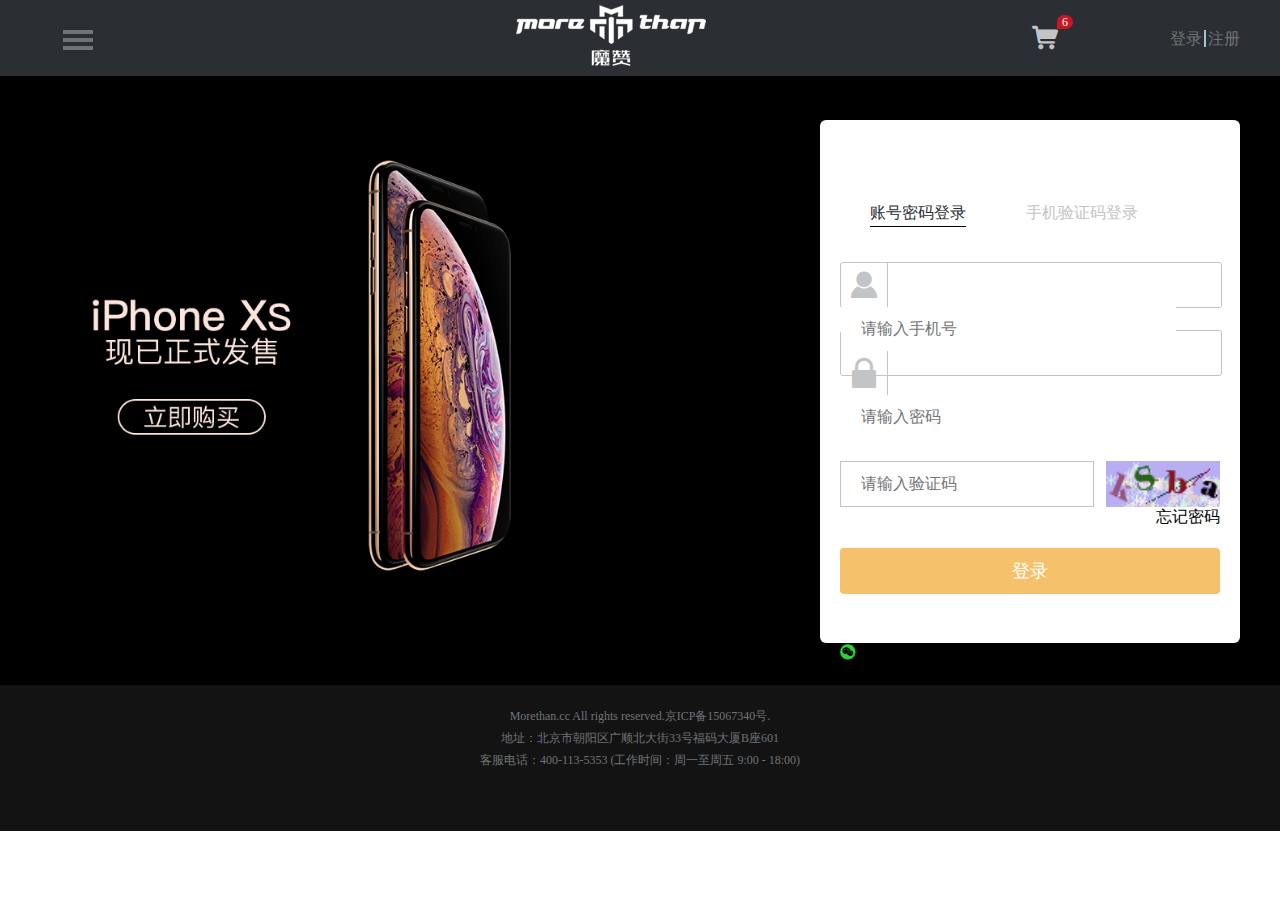
<file: index.html>
<!DOCTYPE html>
<html lang="en">
<head>
    <meta charset="UTF-8">
    <meta name="viewport" content="width=device-width, initial-scale=1.0">
    <title>登录_魔赞商城</title>
</head>
<link rel="stylesheet" href="./css/index.css">
<link rel="stylesheet" href="./css/index-icon.css">
<link rel="stylesheet" href="./css/head.css">
<link rel="stylesheet" href="./css/clearfix.css">
<body>
    <div class="warp">
        <header>
            <div class="header-inner">
                <div class="header-top clearfix">
                    <div class="opener">
                        <span class="opener-top"></span>
                        <span class="opener-mid"></span>
                        <span class="opener-down"></span>
                    </div>
                    <a href="#"class="logo">魔赞</a>
                    <div class="shop iconfont icon-gouwuche"><span>6</span></div>
                    <div class="denglu">
                        <a href="#">登录</a><a href="#">注册</a>
                    </div>
                </div> 
                <div class="mynav">
                    <div class="mynav-inner">
                        <span>分类</span>
                        <ul class="clearfix">
                            <li><a href="#">iPhone</a></li>
                            <li><a href="#">iPad</a></li>
                            <li><a href="#">Apple Watch</a></li>
                            <li><a href="#">Mac</a></li>
                            <li><a href="#">Beats</a></li>
                            <li><a href="#">Apple 配件</a></li>
                        </ul>
                    </div>
                </div>  
            </div>
            <div class="erorr">
                <span> 请正确输入手机号码</span>
               
            </div>
            <div class="bannder">
                
                <div class="bannder-inner clearfix">
                    <div class="main-left">
                        <img src="./images/loginpic.png" alt="">
                    </div>
                <div class="main-right">
                    <div class="enter clearfix">
                        <div class="zhanghao">账号密码登录</div>
                        <div class="shouji">手机验证码登录</div>
                    </div>
                    <div class="zhanghao-inner">
                        <div class="username clearfix">
                            <span class="iconfont icon-user"></span>
                            <input class="phonenumber" type="text" placeholder="请输入手机号">
                        </div>
                        <div class="password clearfix">
                            <span class="iconfont icon-suozi"></span>
                            <input class="password" type="password" placeholder="请输入密码">
                        </div>
                        <div class="yanzhenma clearfix">
                            <input class="pass" type="text" placeholder="请输入验证码">
                            <img src="./images/yzm.png" alt="">
                        </div>
                        <p class="forget clearfix"><a href="#">忘记密码</a></p>
                        <div class="click1"><a href="#">登录</a></div>
                        <div class="other clearfix">
                            <a href="#" class="weixin">
                                <span class="iconfont icon-weixin"></span>
                                <span >微信登陆</span> </a>
                                <a href="#" class=" zhuce"><span>注册</span></a>
                        </div>
                        
                    </div>
                    <div class="shouji-inner">
                      <div class="tupian">
                          <input class="pass1" type="text" name="" id="" placeholder="请输入图片验证码">
                          <img src="./images/yzm.png" alt="">
                      </div>
                      <div class="phone clearfix">
                          <div class="phone-inner clearfix">
                              <span class="iconfont icon-user"></span>
                              <input class="phonenumber1" type="text" placeholder="请输入手机号码"></div>
                          <a class="huoqu" href="#">获取验证码</a>
                      </div>
                      <div class="message">
                          <input class="message-yanzheng" type="text" placeholder="请输入短信验证码">
                      </div> 
                      <p class="forget clearfix"><a href="#">忘记密码</a></p>
                      <div class="click2"><a href="#">登录</a></div>
                      <div class="other clearfix">
                          <a href="#" class="weixin">
                              <span class="iconfont icon-weixin"></span>
                              <span >微信登陆</span> </a>
                              <a href="#" class=" zhuce"><span>注册</span></a>
                      </div> 
                    </div>
                   
                </div>
                </div>
                
            </div>
        </header>
        <footer>
            <div class="footer-inner">
                <p>Morethan.cc All rights reserved.京ICP备15067340号.</br>
                    地址：北京市朝阳区广顺北大街33号福码大厦B座601</br>
                    客服电话：400-113-5353 (工作时间：周一至周五 9:00 - 18:00)</p>
            </div>
        </footer>
            
        
    </div>
<script src="./js/jquery-3.4.1.min.js"></script>
<script src="./js/header.js"></script>
<script src="./js/index.js"></script>
<script>
    
</script>
</body>

</html>
</file>
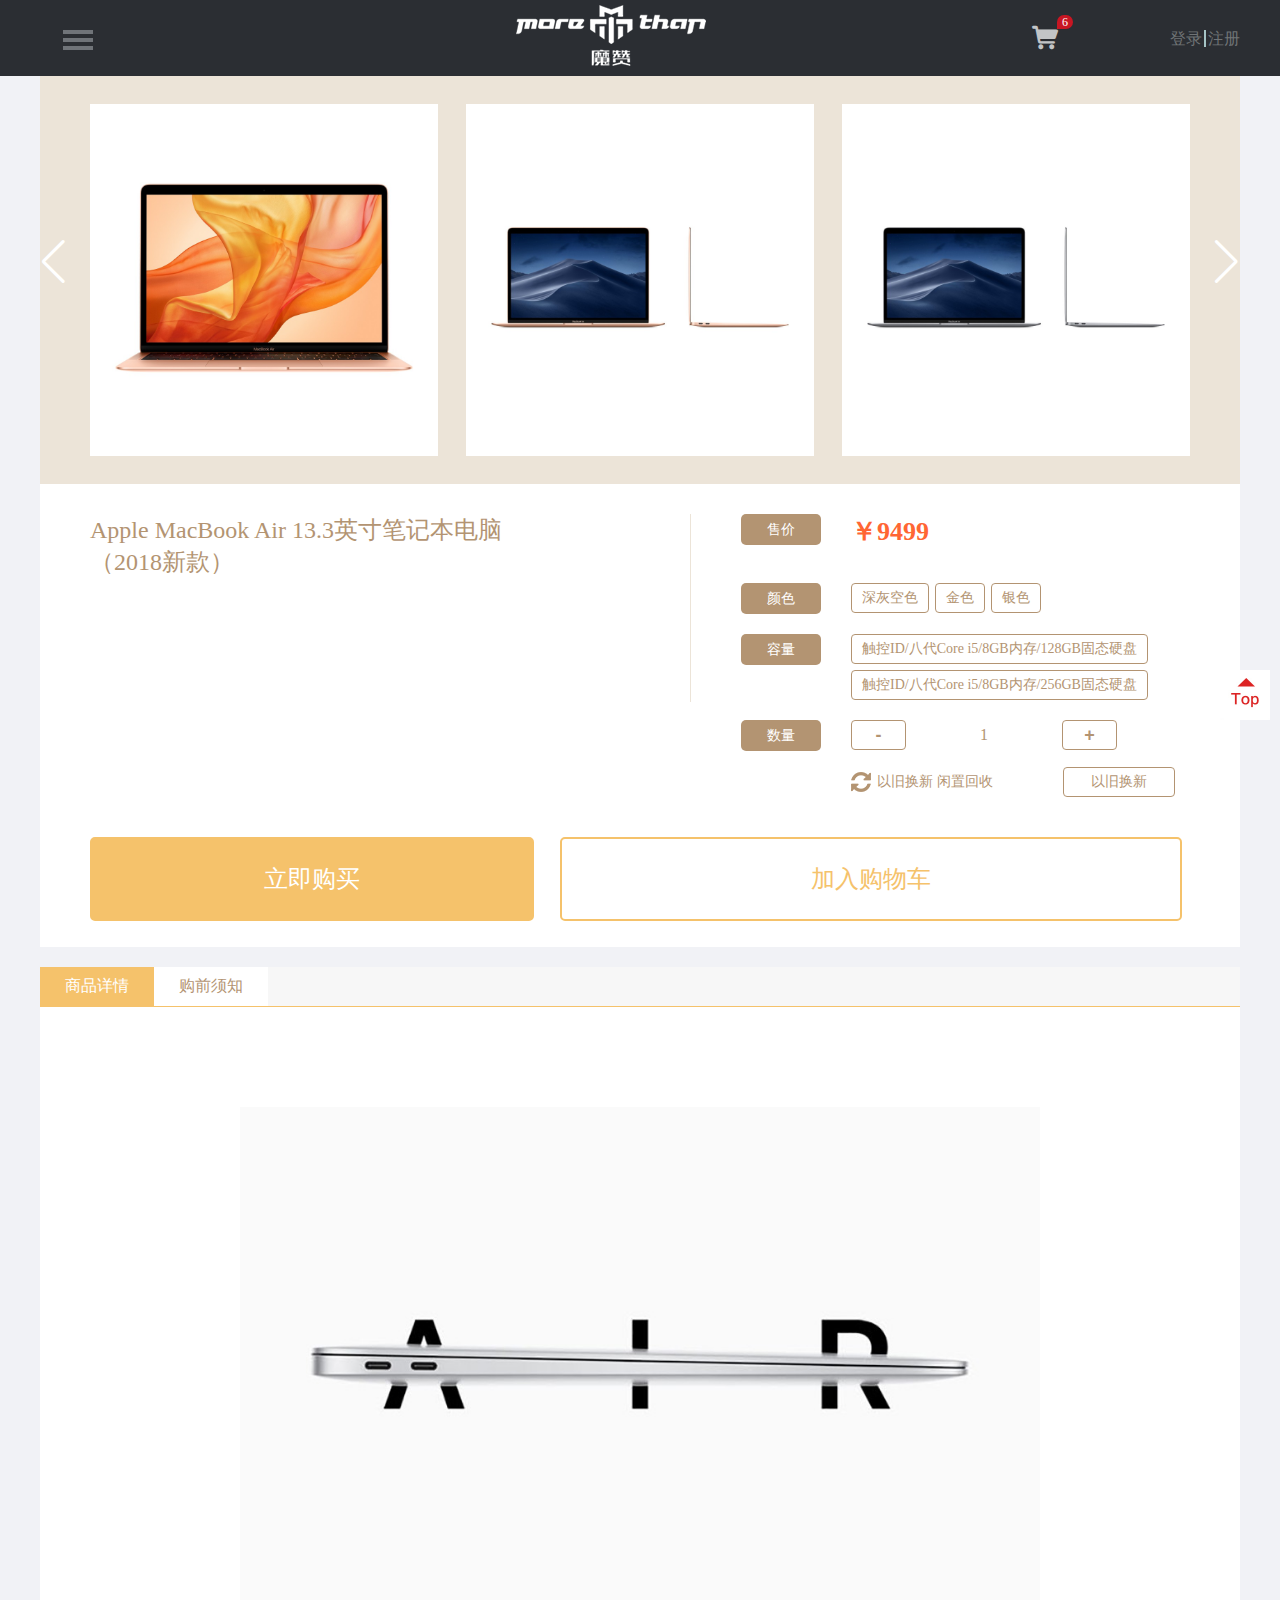
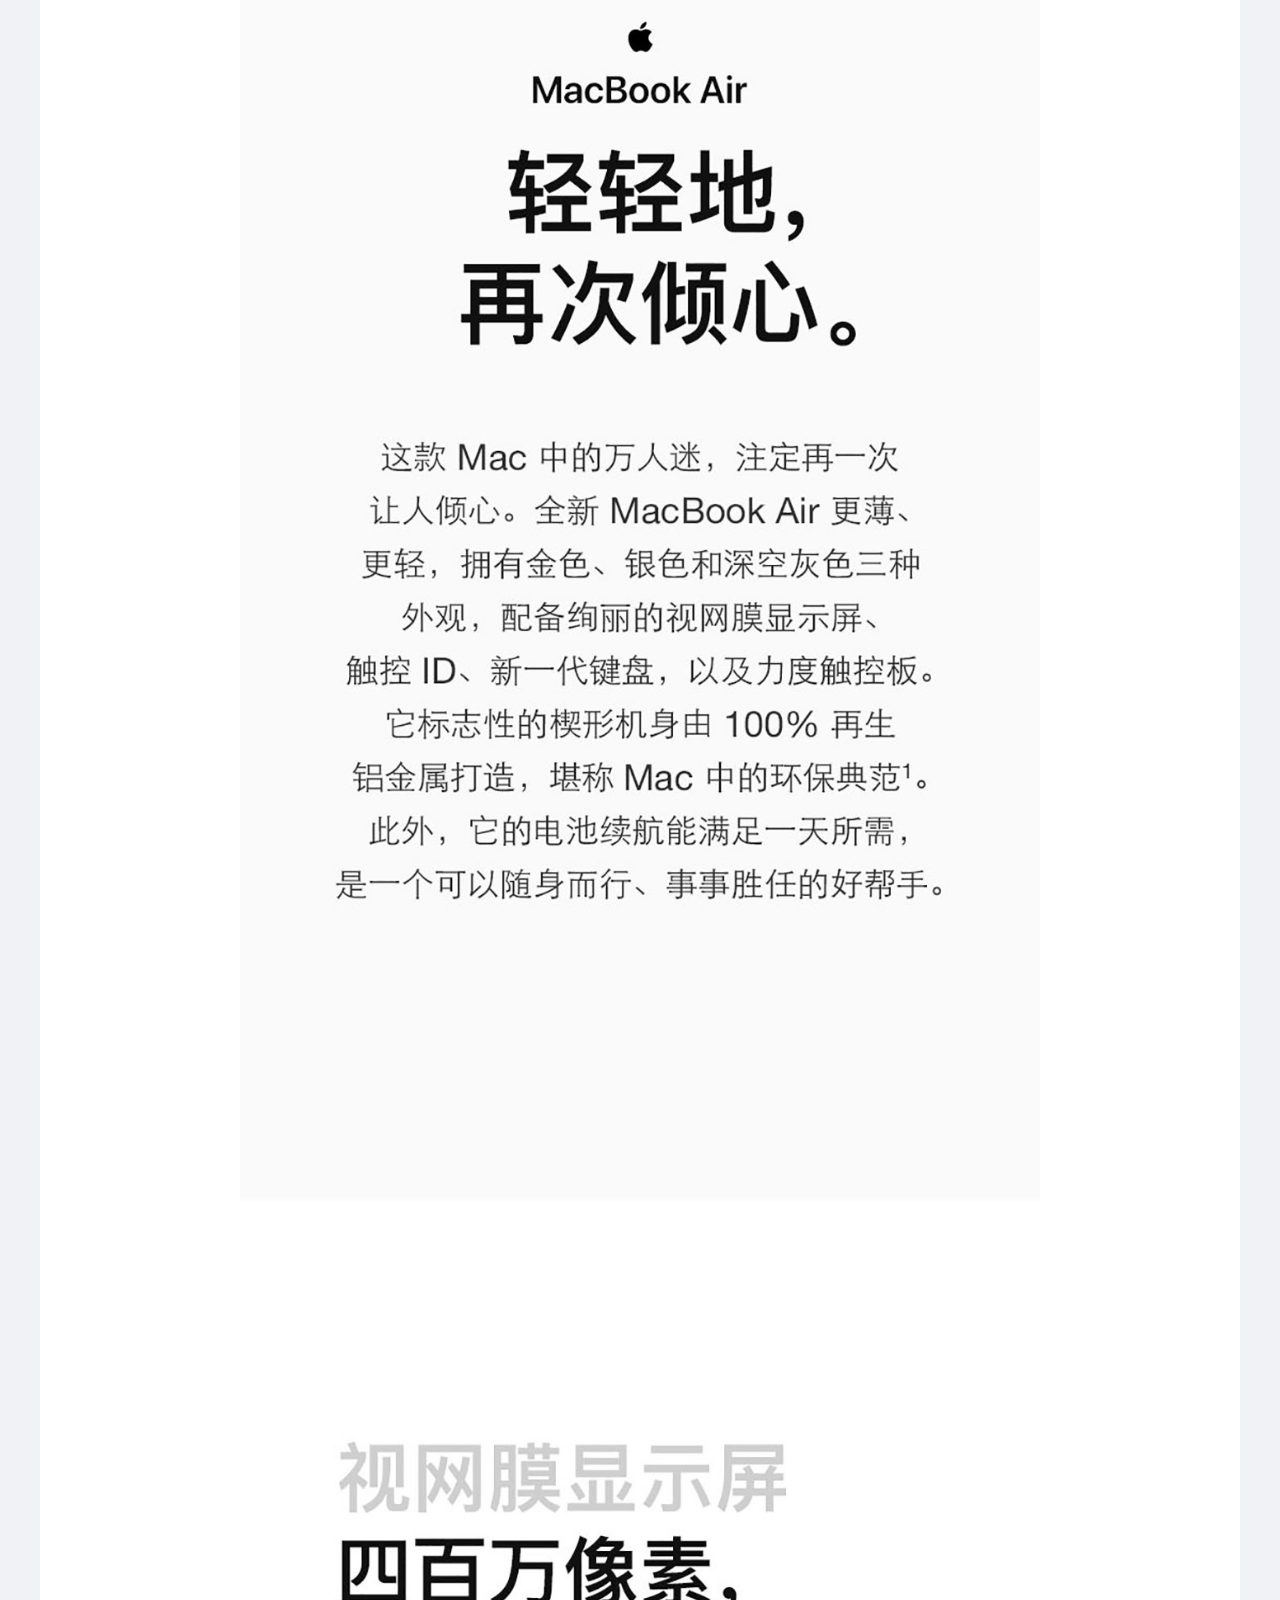
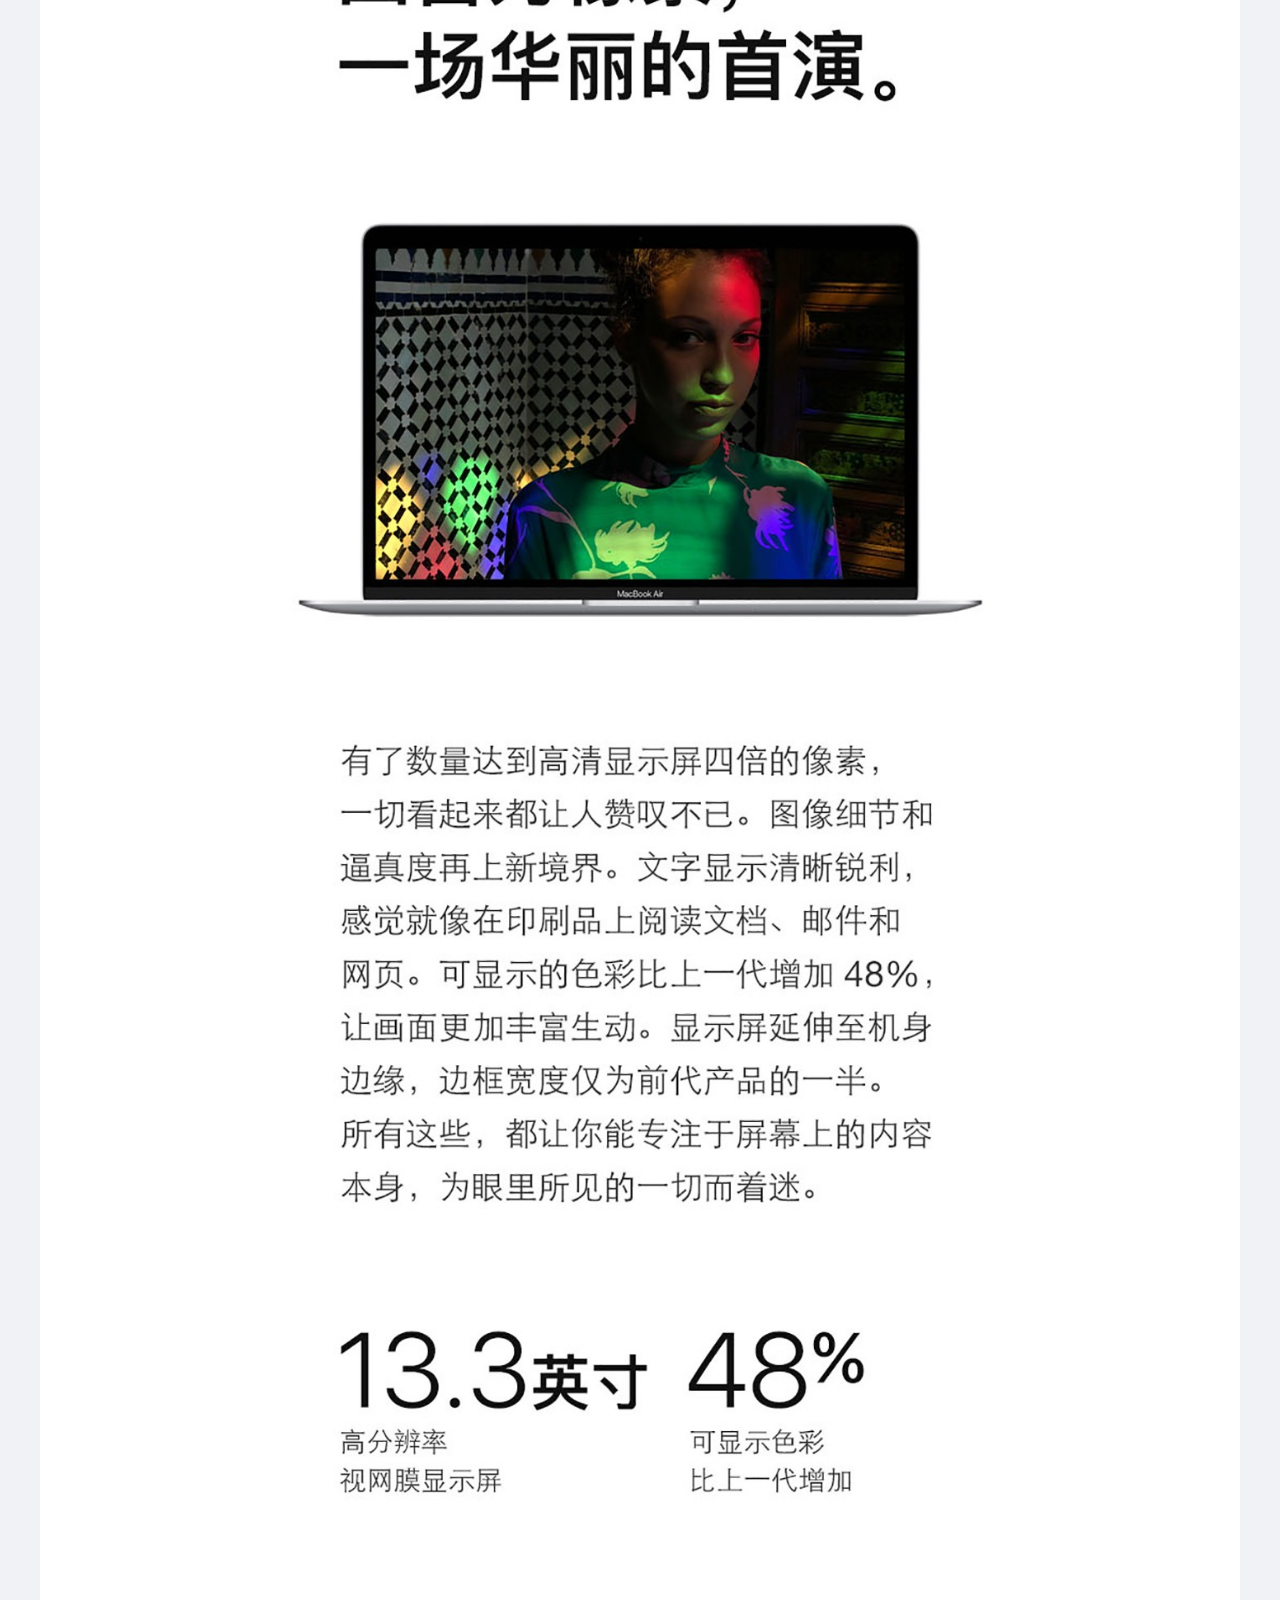
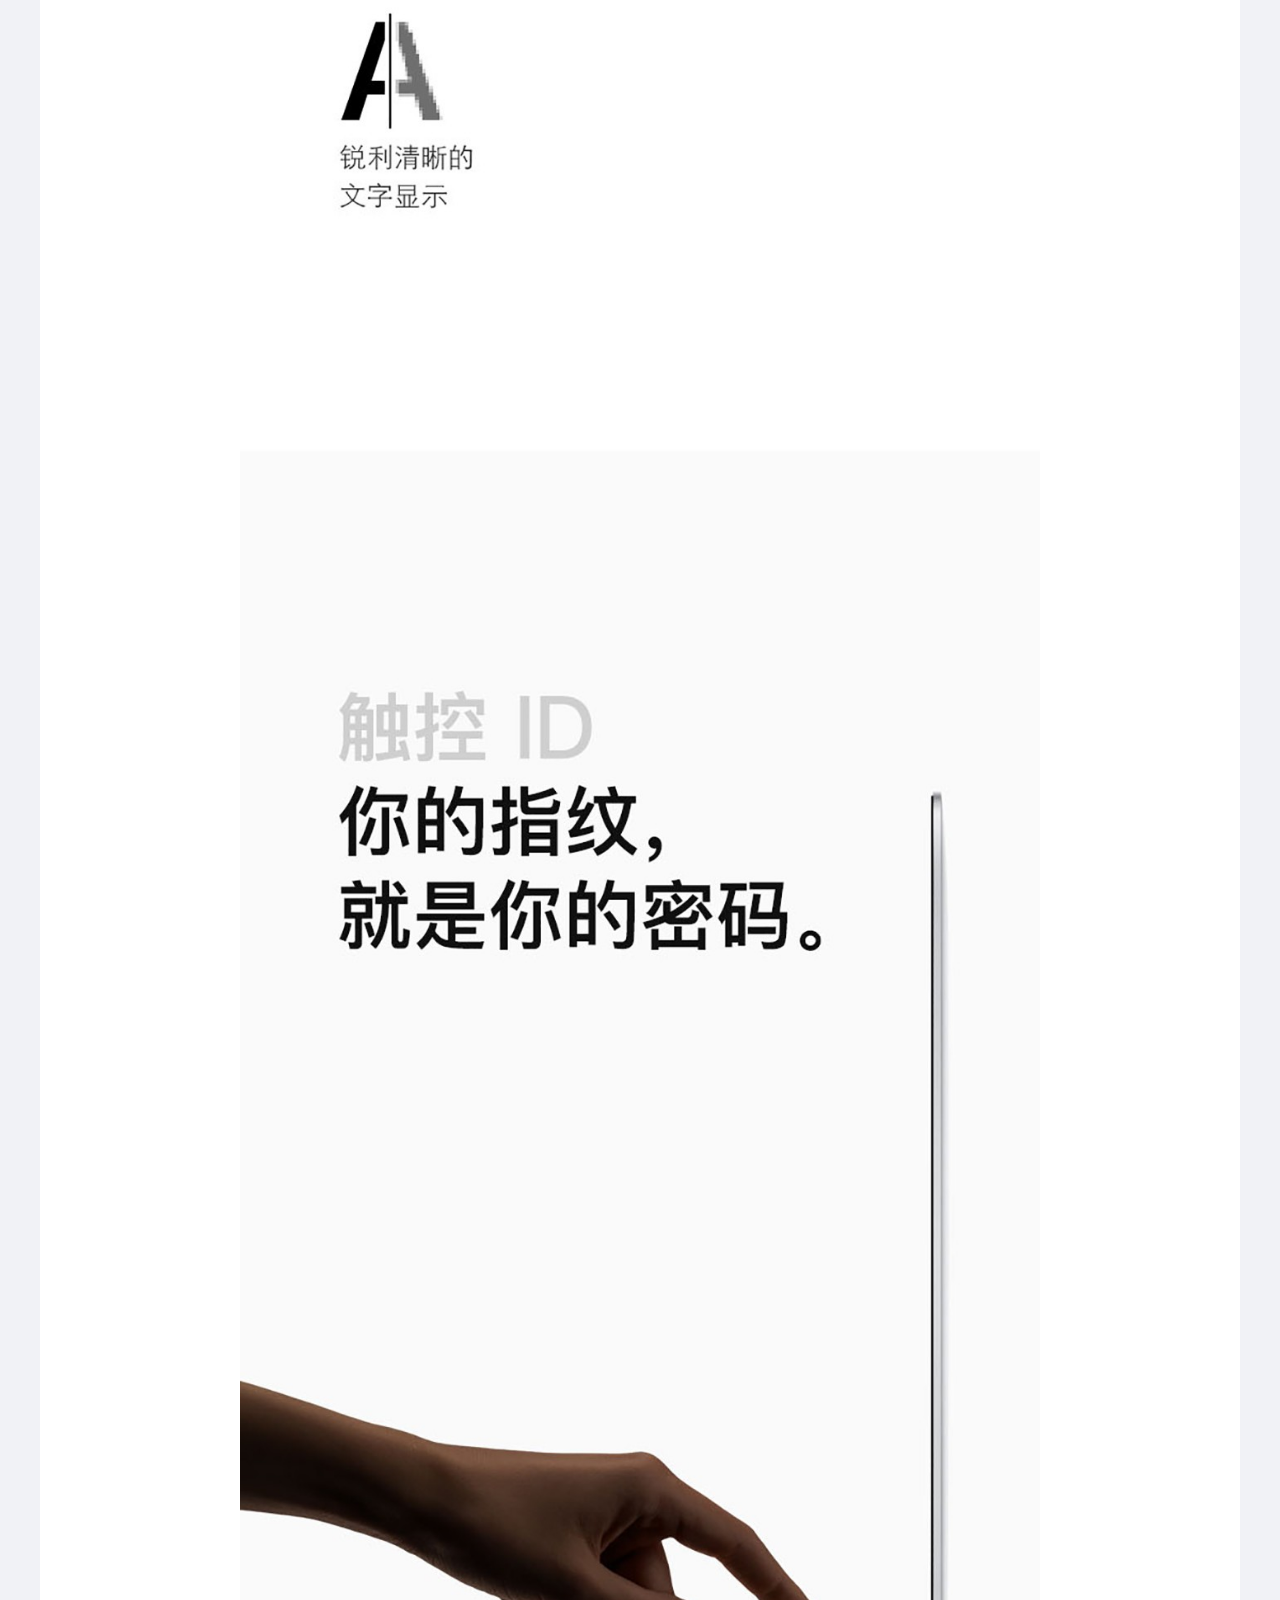
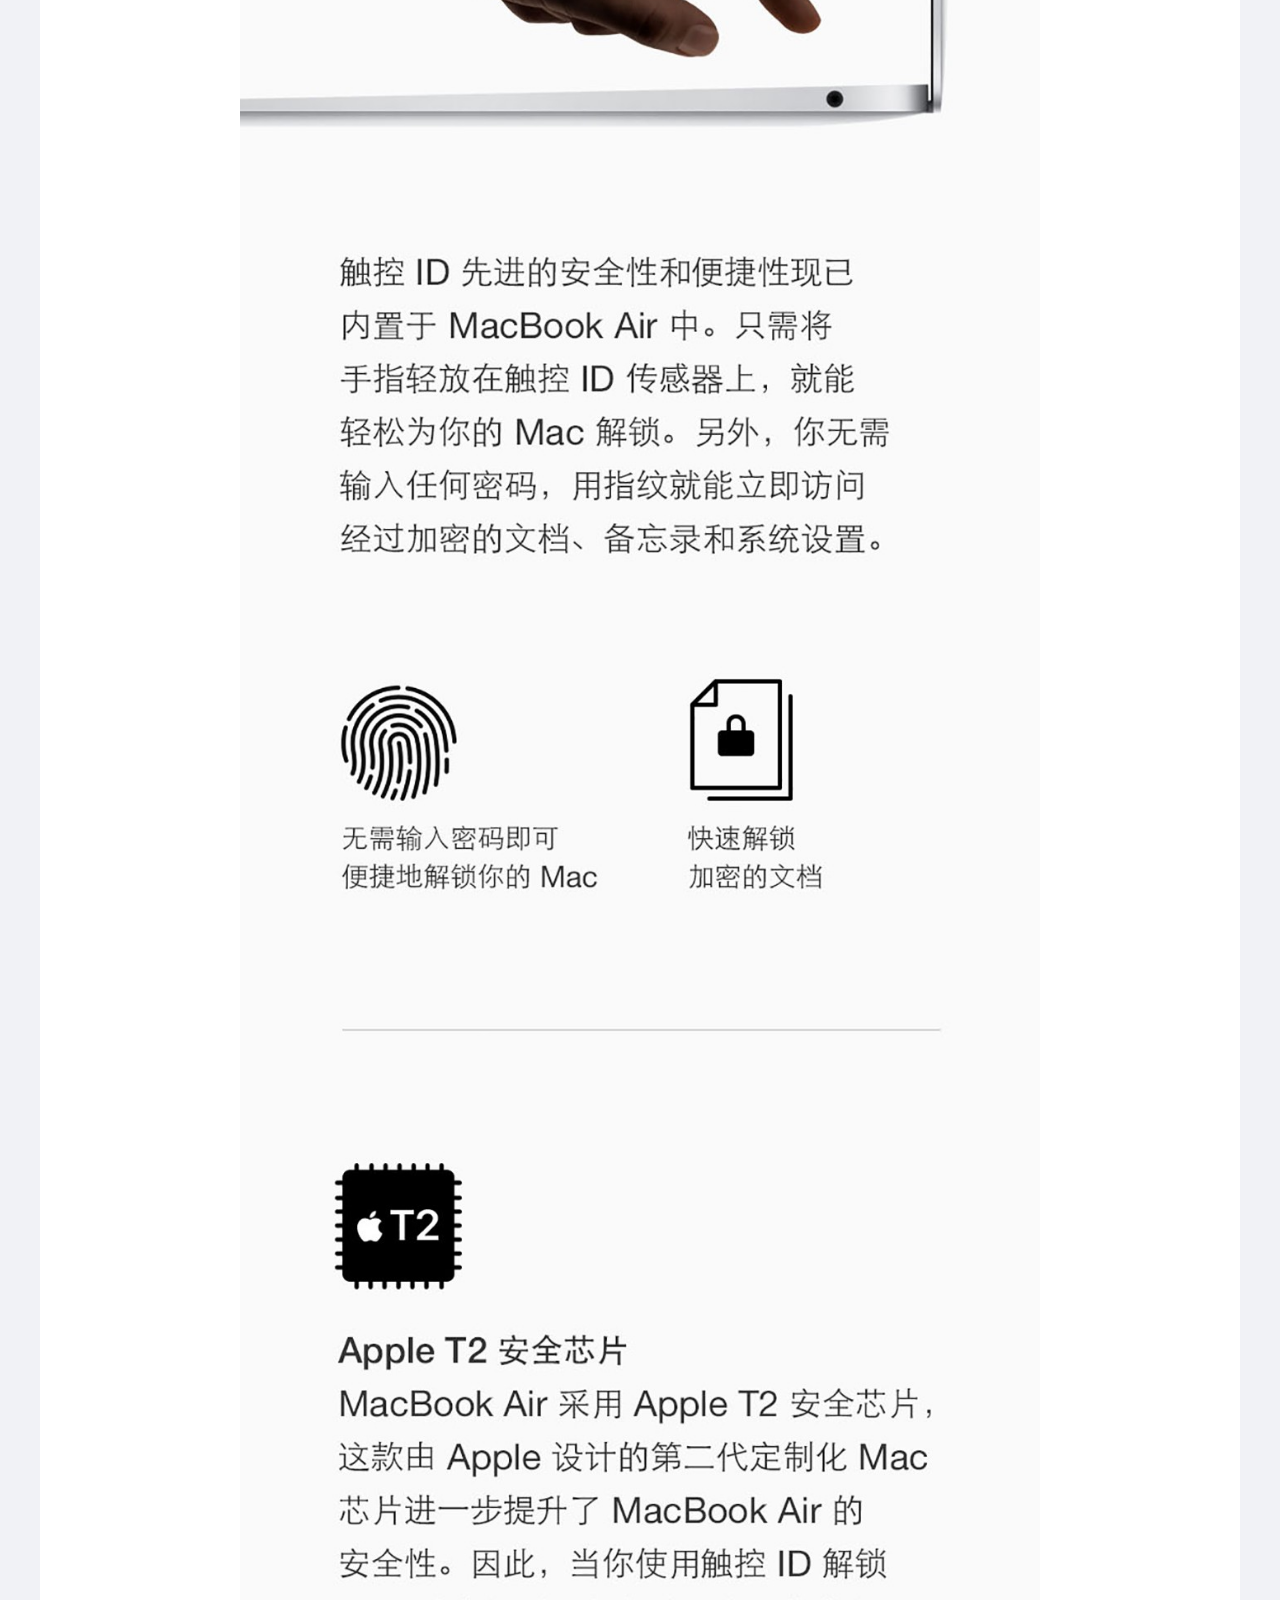
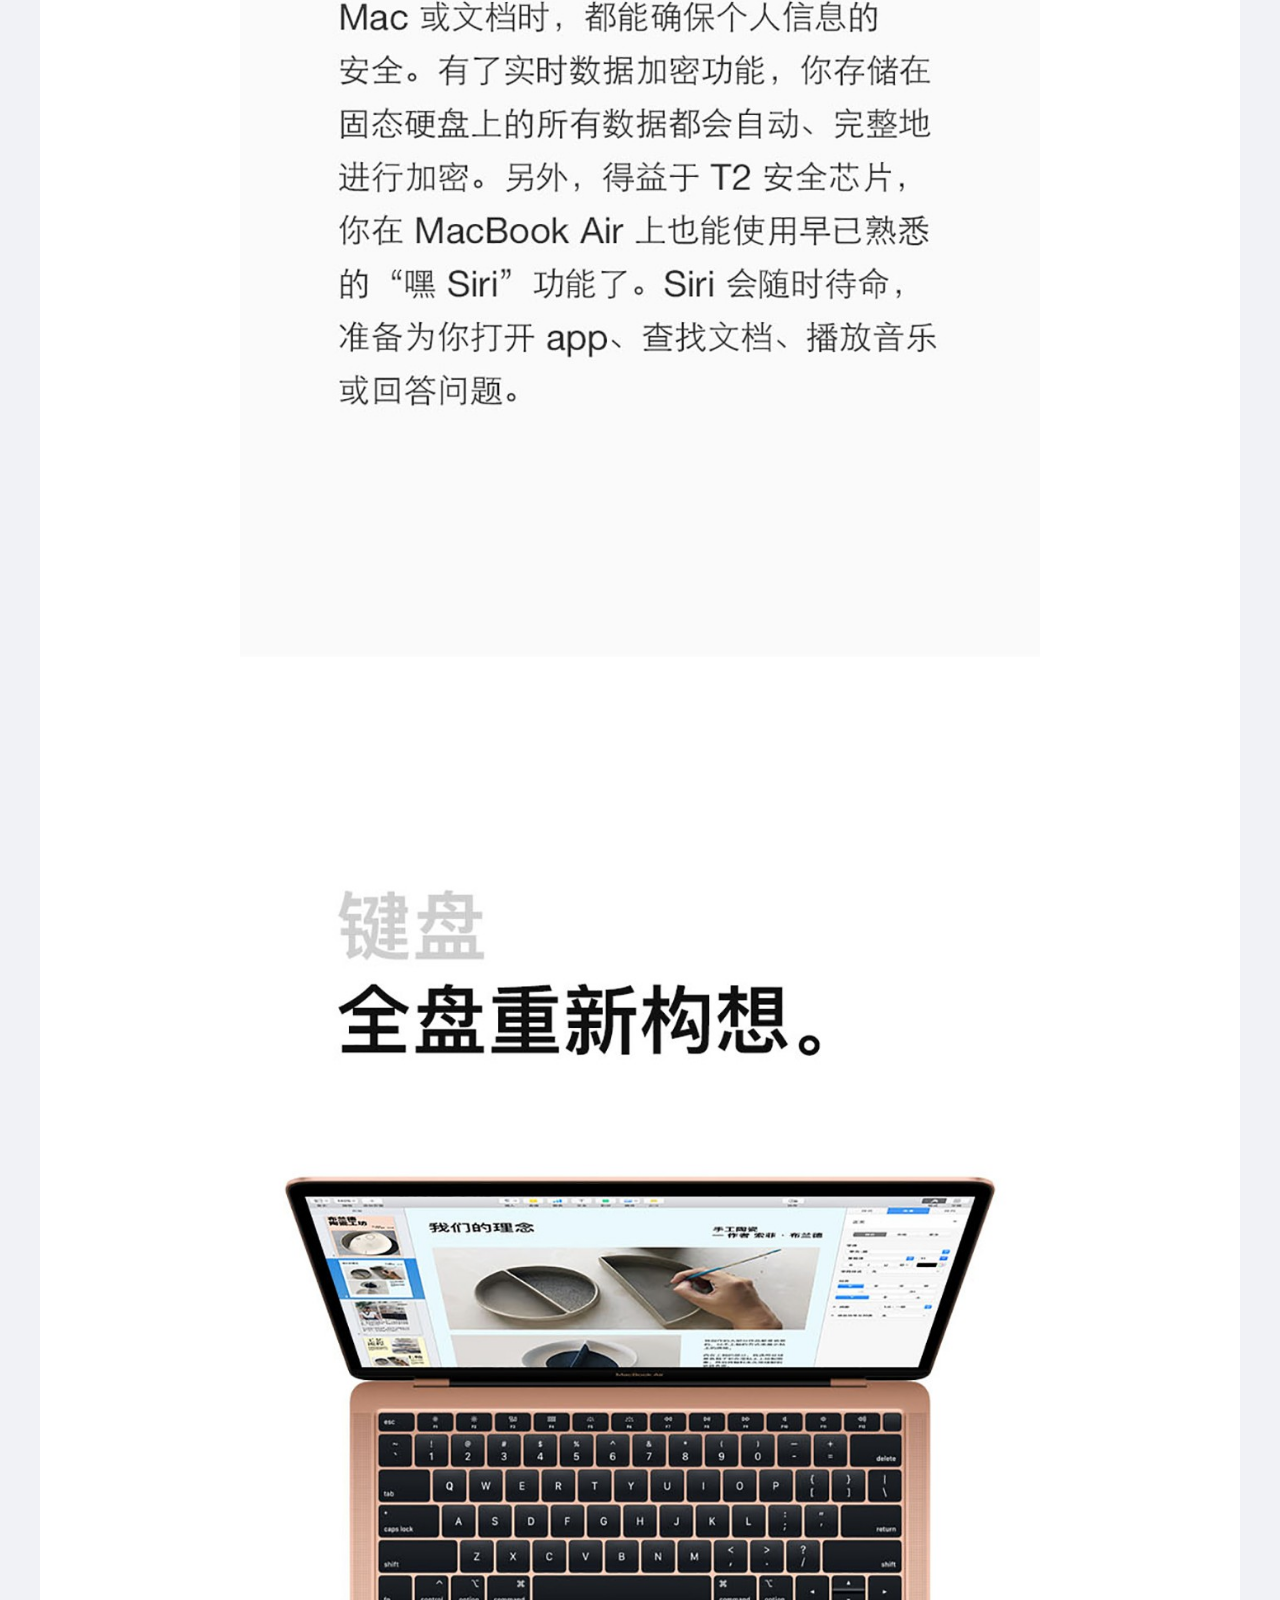
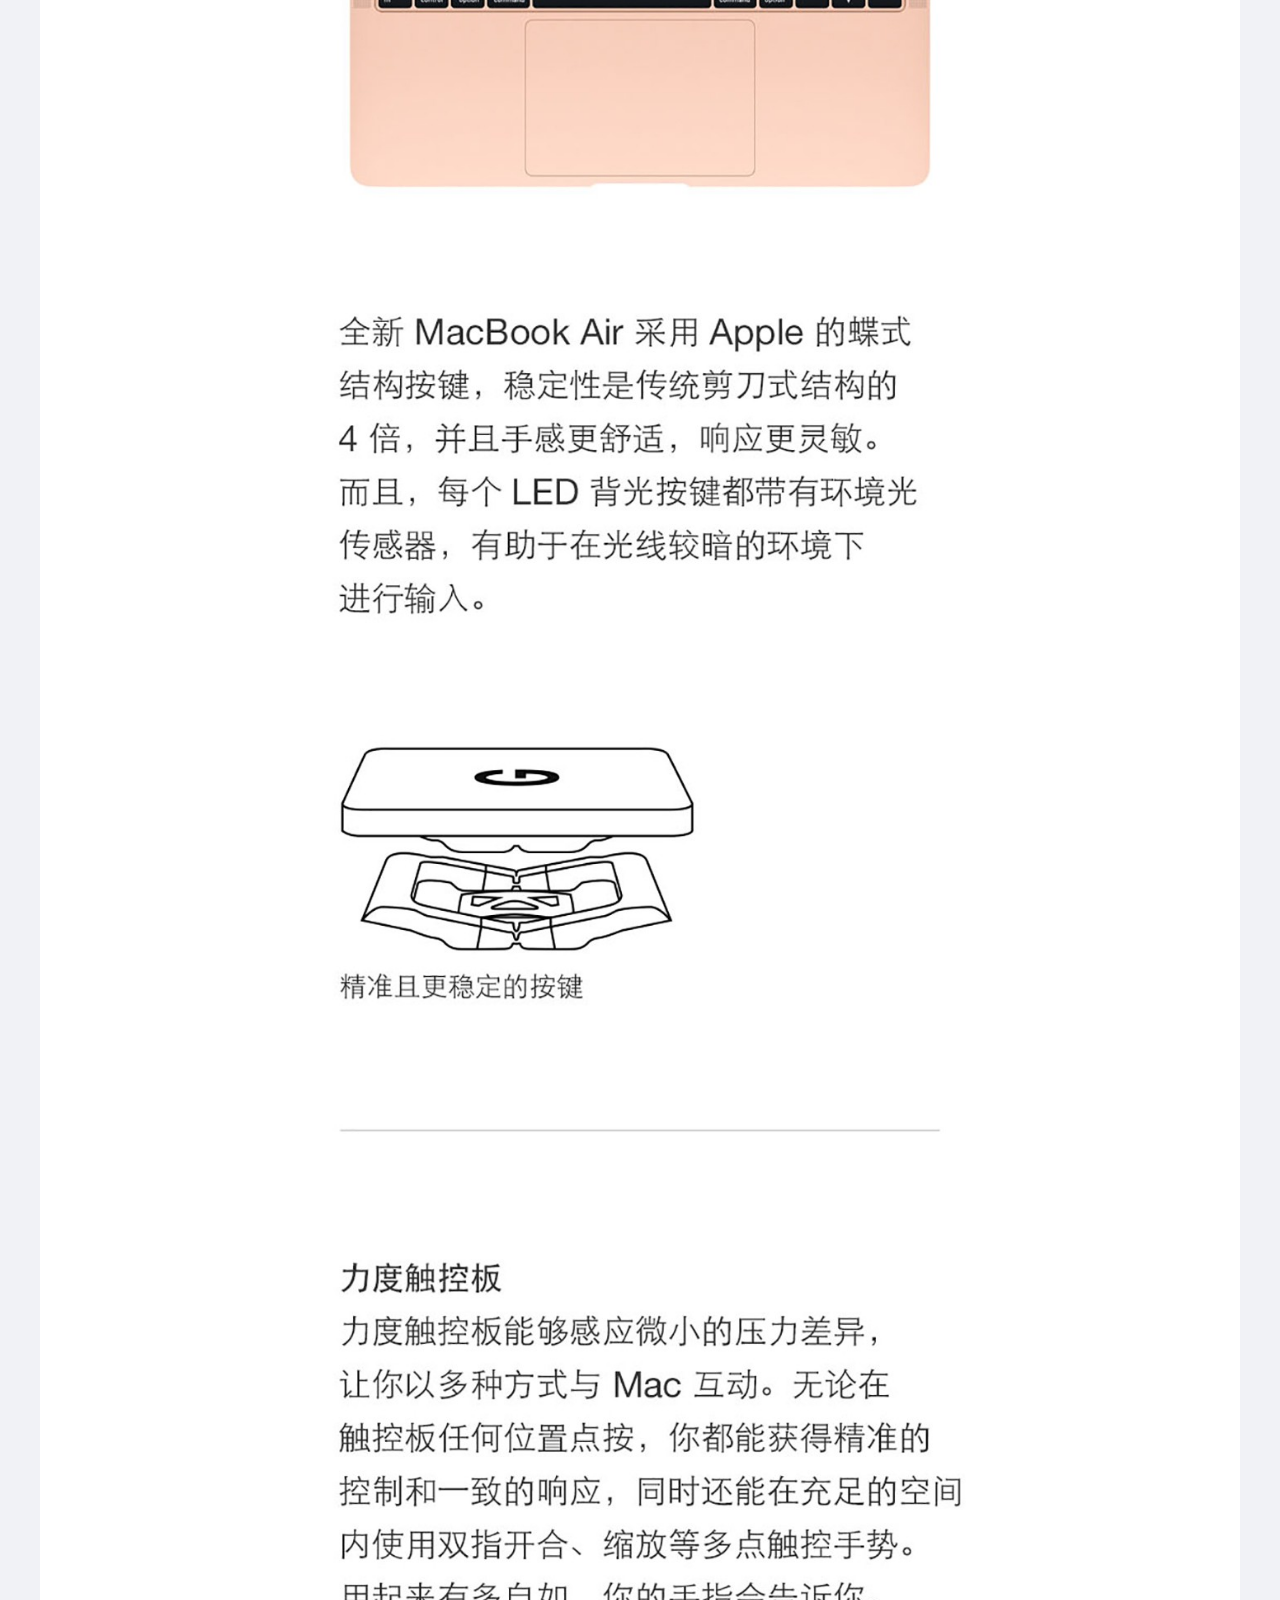
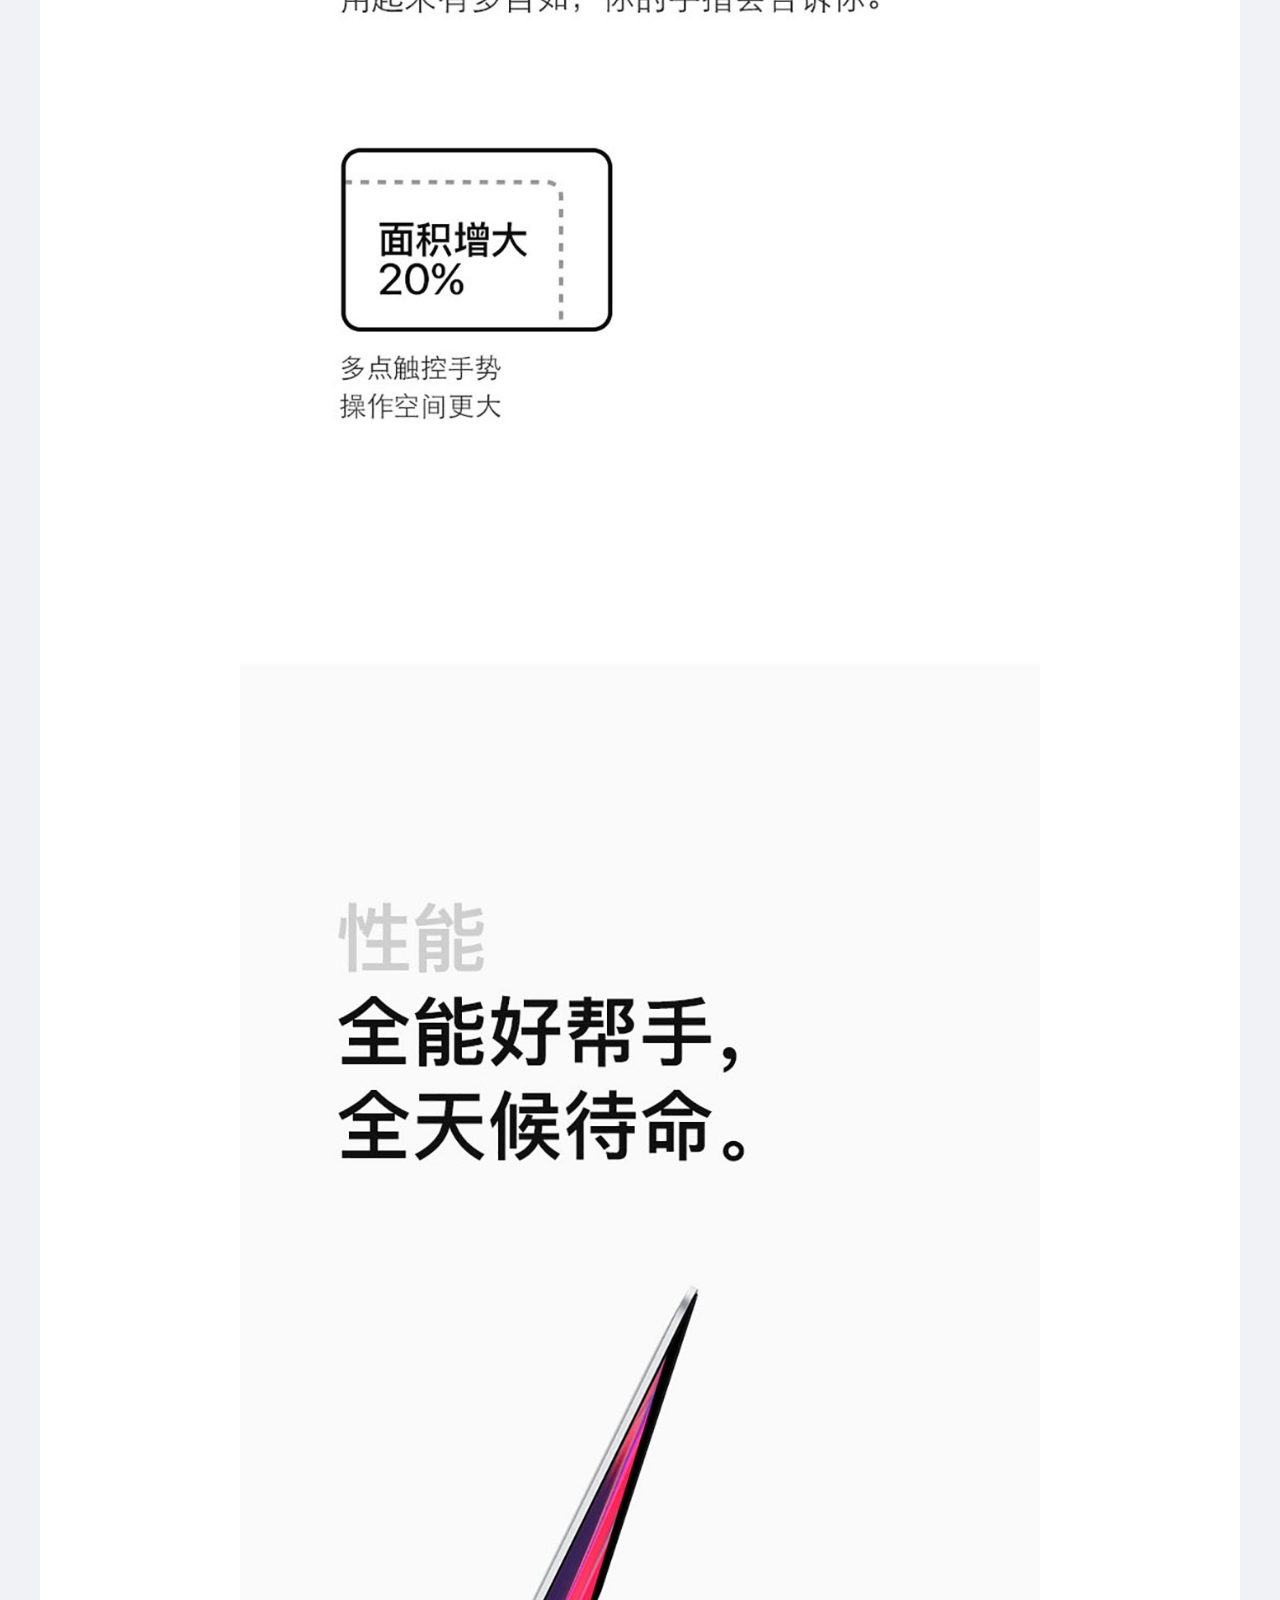
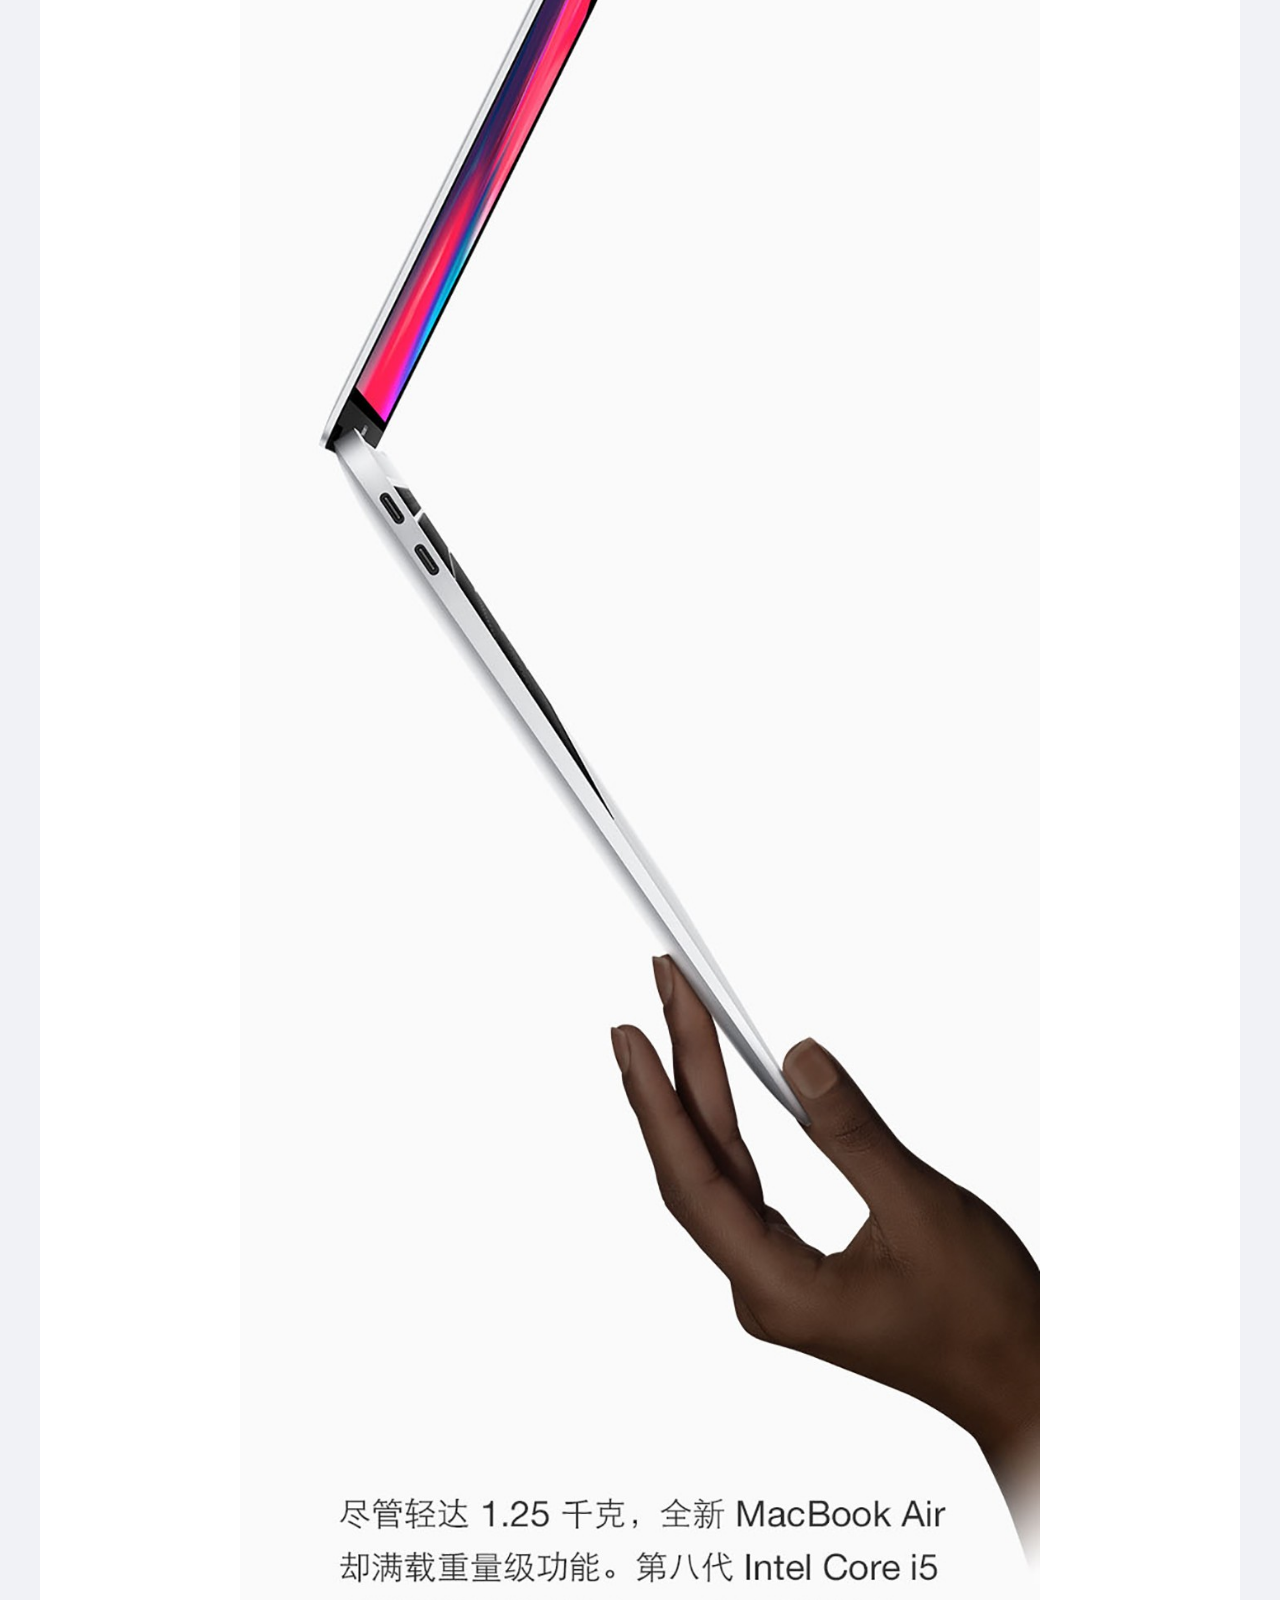
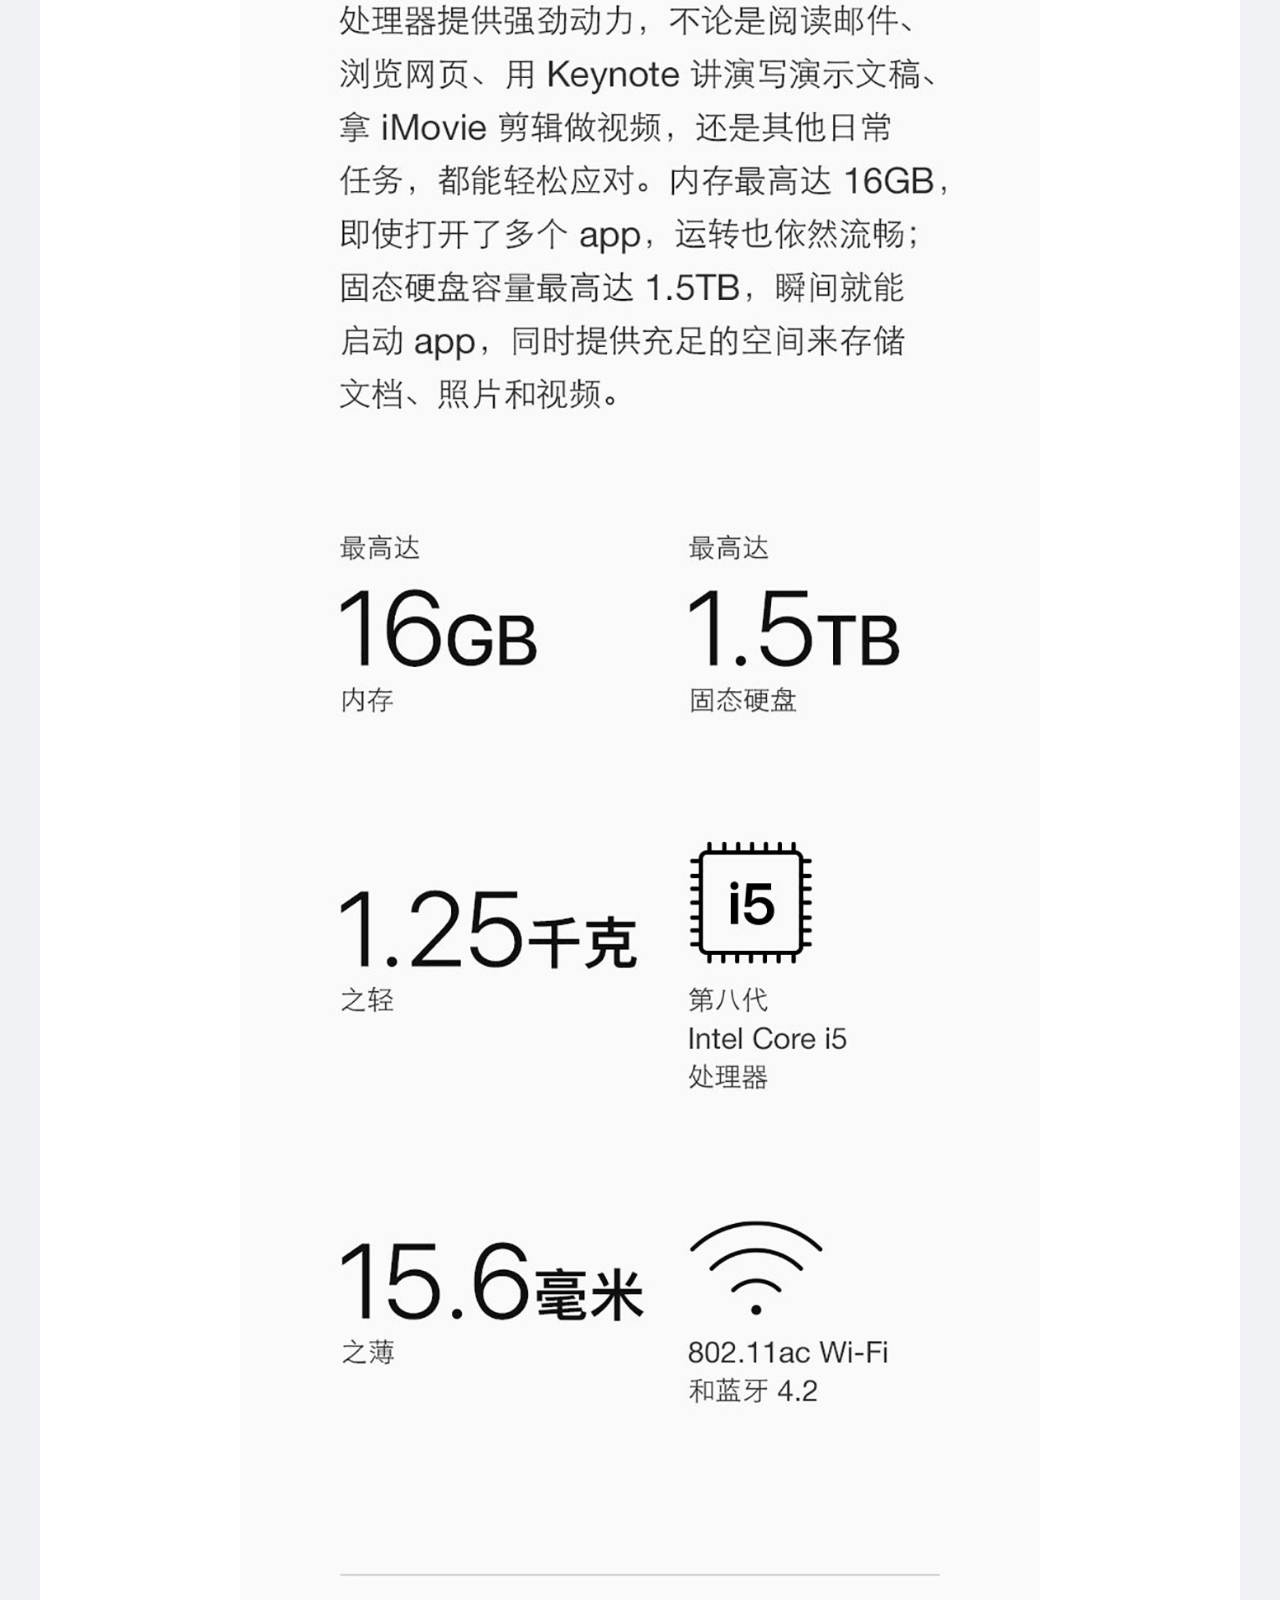
<file: detail.html>
<!DOCTYPE html>
<html lang="en">
<head>
    <meta charset="UTF-8">
    <meta name="viewport" content="width=device-width, initial-scale=1.0">
    <title>Apple MacBook Air 13.3英寸笔记本电脑 (2018新版) _魔赞商城</title>
    <link rel="stylesheet" href="./css/head.css">
    <link rel="stylesheet" href="./css/clearfix.css">
    <link rel="stylesheet" href="./css/index-icon.css">
    <link rel="stylesheet" href="./css/swiper.min.css">
    <link rel="stylesheet" href="./css/details.css">
    <link rel="stylesheet" href="./css/animate.min.css">
</head>
<body>
 <div class="warp">
     <header>
        <div class="header-inner">
            <div class="header-top clearfix">
                <div class="opener">
                    <span class="opener-top"></span>
                    <span class="opener-mid"></span>
                    <span class="opener-down"></span>
                </div>
                <a href="#"class="logo">魔赞</a>
                <div class="shop iconfont icon-gouwuche"><span>6</span></div>
                <div class="denglu">
                    <a href="index.html">登录</a><a href="#">注册</a>
                </div>
            </div> 
            <div class="mynav">
                <div class="mynav-inner">
                    <span>分类</span>
                    <ul class="clearfix">
                        <li><a href="#">iPhone</a></li>
                        <li><a href="#">iPad</a></li>
                        <li><a href="#">Apple Watch</a></li>
                        <li><a href="#">Mac</a></li>
                        <li><a href="#">Beats</a></li>
                        <li><a href="#">Apple 配件</a></li>
                    </ul>
                </div>
            </div>  
        </div>
         <div class="banner">
            <div class="swiper-container">
                <div class="swiper-wrapper">
                    <div class="swiper-slide"><img src="./images/mainbox1.jpg" alt=""></div>
                    <div class="swiper-slide"><img src="./images/mainbox2.jpg" alt=""></div>
                    <div class="swiper-slide"><img src="./images/mainbox3.jpg" alt=""></div>
                    <div class="swiper-slide"><img src="./images/mainbox4.jpg" alt=""></div>
                    <div class="swiper-slide"><img src="./images/mainbox5.jpg" alt=""></div>
                    <div class="swiper-slide"><img src="./images/mainbox6.jpg" alt=""></div>
                </div>
                
            </div>
            <!-- 如果需要导航按钮 -->
            <div class="swiper-button-prev prev"></div>
            <div class="swiper-button-next next"></div>
         </div>
         <div class="header-down">
             <div class="shopping clearfix">
                 <div class="shopping-left">
                     <p>Apple MacBook Air 13.3英寸笔记本电脑（2018新款）</p>
                 </div>
                 <div class="silod"></div>
                 <div class="shopping-right clearfix">
                     <div class="price clearfix">
                         <span>售价</span>
                         <h4>￥9499</h4>
                     </div>
                     <div class="color clearfix">
                         <span>颜色</span>
                         <ul class="clearfix">
                             <li><a href="#">深灰空色</a></li>
                             <li><a href="#">金色</a></li>
                             <li><a href="#">银色</a></li>
                         </ul>
                     </div>
                     <div class="size clearfix">
                         <span>容量</span>
                         <ul>
                            <li><a class="cheap" href="#">触控ID/八代Core i5/8GB内存/128GB固态硬盘</a></li>
                            <li><a class="expensive" href="#">触控ID/八代Core i5/8GB内存/256GB固态硬盘</a></li>
                        </ul>
                     </div>
                     <div class="number clearfix">
                         <span>数量</span>
                         <button class="sub">-</button>
                         <span class="num"></span>
                        <button class="add">+</button>
                     </div>
                     <div class="old clearfix">
                         <p>以旧换新 闲置回收</p>
                         <a class="change" href="#1">以旧换新</a>
                     </div>
                 </div>
             </div>
             <div class="button clearfix">
                 <div class="buy">立即购买</div>
                 <div class="cart">加入购物车</div>
             </div>
         </div>
     </header>
     <section>
         <div class="section-inner">
             <ul class="clearfix">
                 <li><a class="about" href="#2">商品详情</a></li>
                 <li><a class="know write" href="#3">购前须知</a></li>
             </ul>
             <div class="about-inner clearfix">
                 <img src="./images/mids1.jpg" alt="">
                 <img src="./images/mids2.jpg" alt="">
                 <img src="./images/mids3.jpg" alt="">
                 <img src="./images/mids4.jpg" alt="">
                 <img src="./images/mids5.jpg" alt="">
                 <img src="./images/mids6.jpg" alt="">
                 <img src="./images/mids7.jpg" alt="">
                 <img src="./images/mids8.jpg" alt="">
                 <img src="./images/mids9.jpg" alt="">
                 <img src="./images/mids10.jpg" alt="">
                 <img src="./images/mids11.jpg" alt="">
                 <img src="./images/mids12.jpg" alt="">
                 <img src="./images/mids13.jpg" alt="">
                 <img src="./images/mids14.jpg" alt="">
                 <img src="./images/mids15.jpg" alt="">
                 <img src="./images/mids16.jpg" alt="">
                 <img src="./images/mids17.jpg" alt="">
                 <img src="./images/mids18.jpg" alt="">
                 <img src="./images/mids19.jpg" alt="">
                 <img src="./images/mids20.jpg" alt="">
                 <img src="./images/mids21.jpg" alt="">
                 <img src="./images/mids22.jpg" alt="">
                 <img src="./images/mids23.jpg" alt="">
                 <img src="./images/mids24.jpg" alt="">
                 <img src="./images/mids25.jpg" alt="">
                 <img src="./images/mids26.jpg" alt="">
                 <img src="./images/mids27.jpg" alt="">
                 <img src="./images/mids28.jpg" alt="">
                 <img src="./images/mids29.jpg" alt="">
                 <img src="./images/mids30.jpg" alt="">
                 <img src="./images/mids31.jpg" alt="">
                 <img src="./images/mids32.jpg" alt="">
             </div>
             <div class="know-inner">
                 <h4>购前须知</h4>
                 <div class="artcle">
                    <P>尊敬的客户，您在下单前请务必仔细阅读【购买协议】，确定需求后再购买。</P>
                    <P>在您确认并同意【购买协议】后，支付订单不可修改或取消。</P>
                    <P> Apple 产品将于支付完成后的2个工作日内发出。</P>
                    <P>Apple 产品不支持7个自然日内无理由退换货，请您确认需求后再购买。</P>
                    <P>Apple 产品整机及所含附件自激活之日起享有 1 年质保期。为了维护您的权益，请在收到产品后仔细核对以下位置的商品序列号是否一致并拍照记录留存作为售后凭证，序列号存在的位置：1.包装盒背面 2.产品系统中 3.产品机身背面（部分型号） 4.卡托（部分型号） 5.保修卡。</P>
                    <P>如下单时需要提交游戏账号信息，因您个人原因提交错误信息导致虚拟赠品发放失败或错误的不予补发。</P>
                 </div> 
             </div>
         </div>
     </section>
     <footer>
         <div class="footer-inner clearfix">
             <a href="#5"></a>
             <p>Morethan.cc All rights reserved.京ICP备15067340号.</br>
                地址：北京市朝阳区广顺北大街33号福码大厦B座601</p>
         </div>
         <div class="back"></div>
     </footer>

     <script src="./js/jquery-3.4.1.min.js"></script>
     <script src="./js/header.js"></script>
     <script src="./js/swiper.min.js"></script>
     <script src="./js/detail.js"></script>
     <script>
    
     </script>
 </div>   
</body>
</html>
</file>
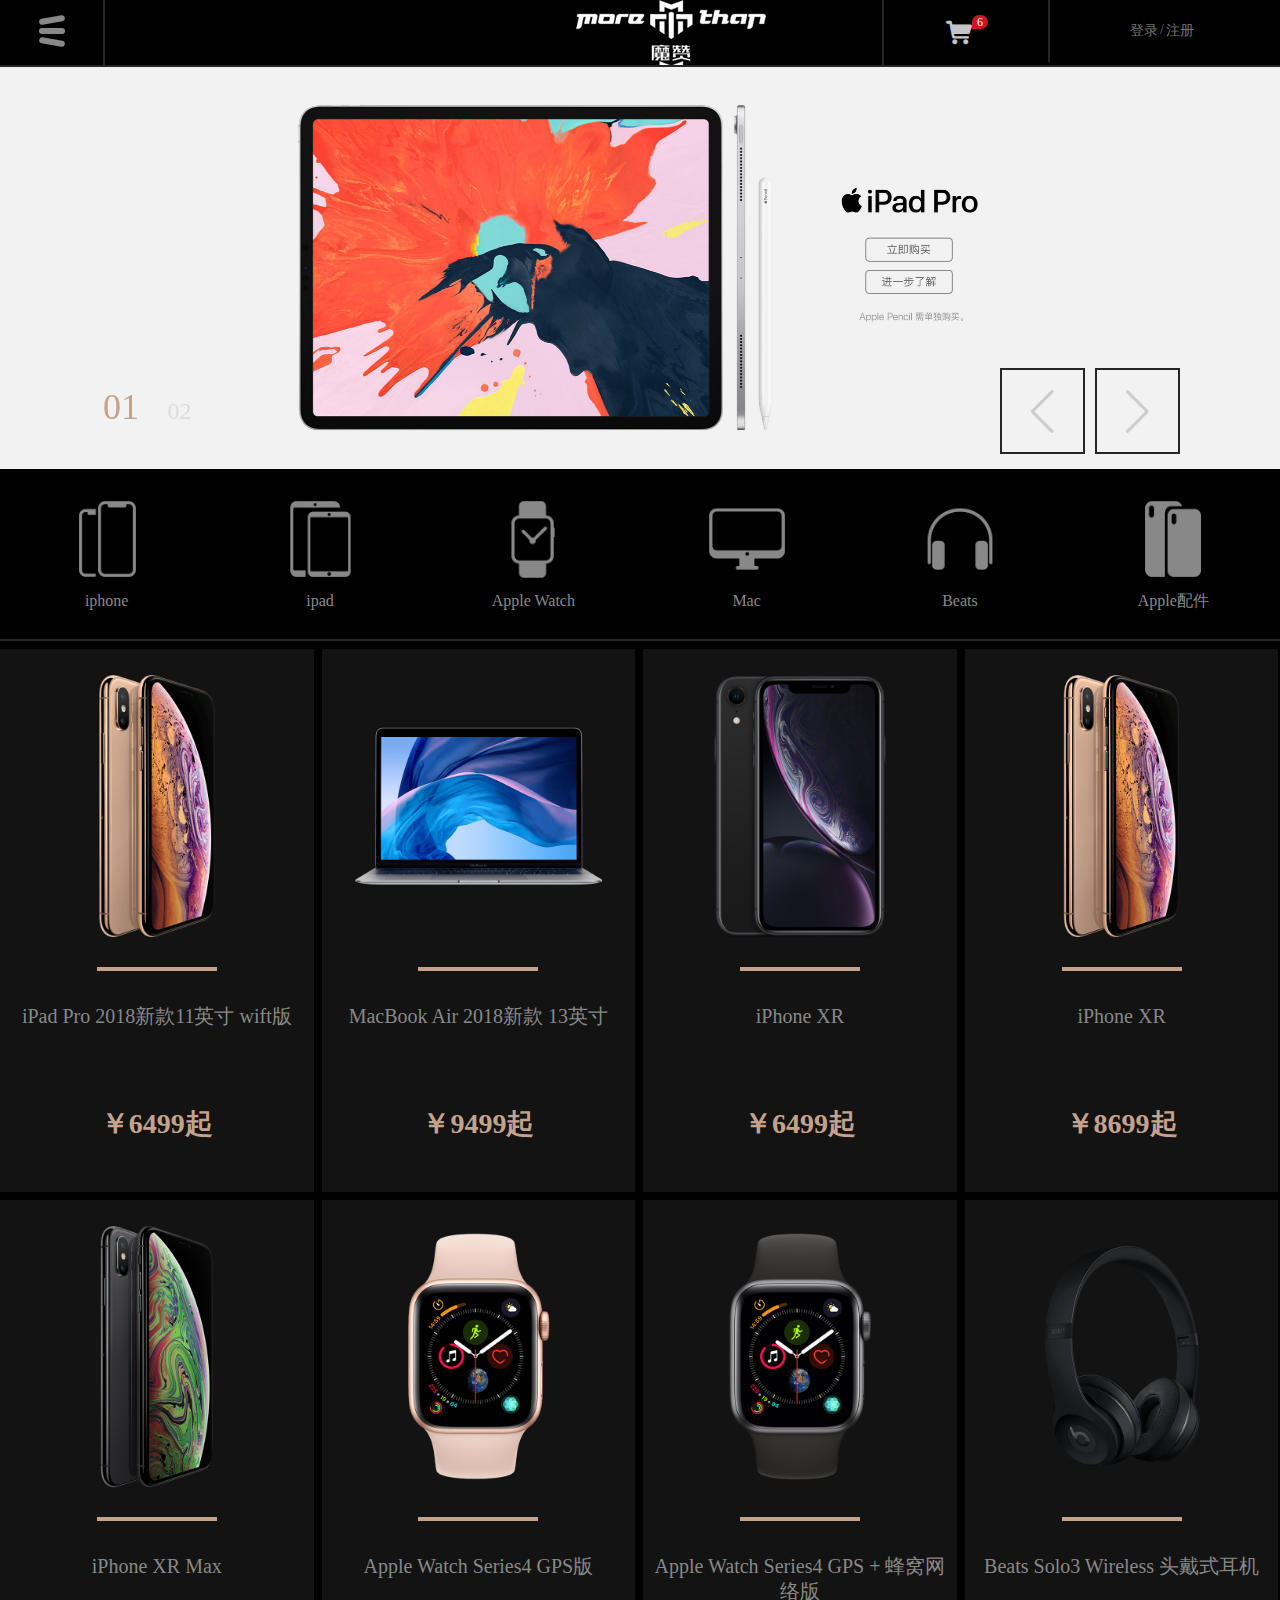
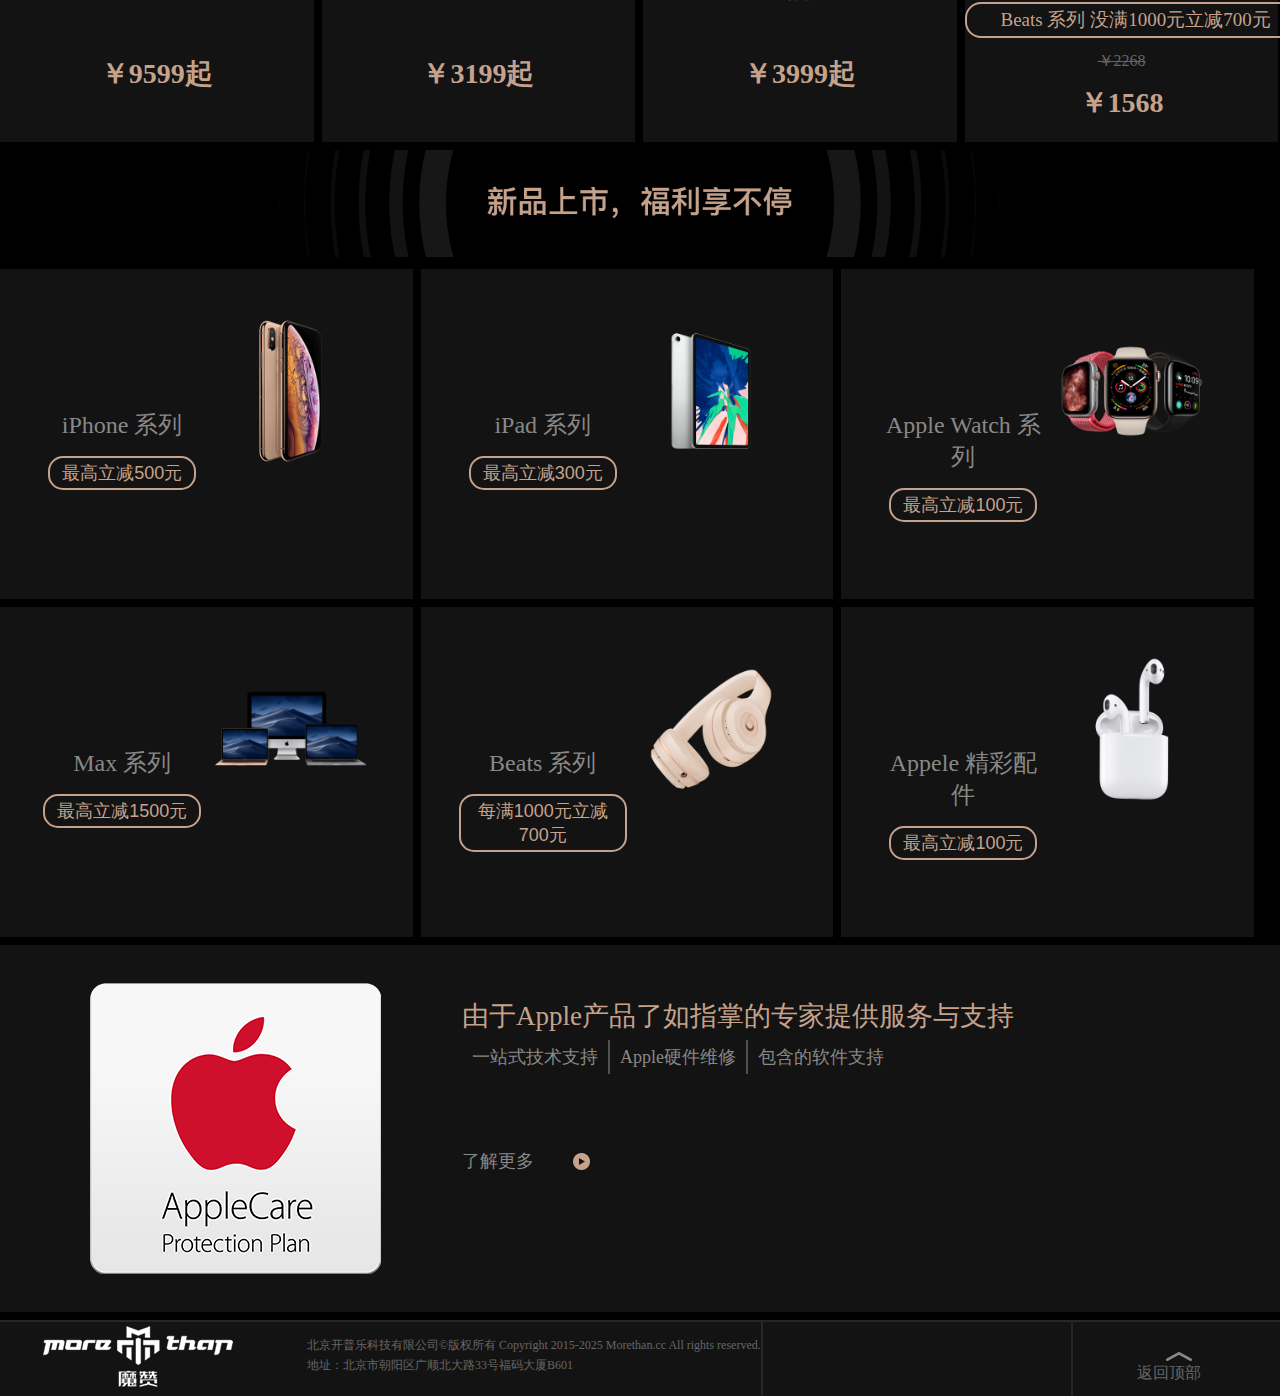
<file: home.html>
<!DOCTYPE html>
<html lang="en">
<head>
    <meta charset="UTF-8">
    <meta name="viewport" content="width=device-width, initial-scale=1.0">
    <title>魔赞商城-Apple授权经销商</title>
    <link rel="stylesheet" href="./css/clearfix.css">
    <link rel="stylesheet" href="./css/index-icon.css">
    <link rel="stylesheet" href="./css/swiper.min.css">
    <link rel="stylesheet" href="./css/home.css">
    <link rel="stylesheet" href="./css/animate.min.css">
</head>
<body>
    <div class="warp">
        <header>
            <div class="header-top ">
                <div class="top-inner clearfix">
                    <div class="opener">
                        <span class="opener-top active"></span>
                        <span class="opener-mid active"></span>
                        <span class="opener-down active"></span>
                    </div>
                    <a href="#"class="logo">魔赞</a>
                    
                    <div class="denglu">
                        <a href="#">登录</a>
                        <a href="">/</a><a href="#">注册</a>
                    </div>
                    <div class="shop iconfont icon-gouwuche">
                        <span>6</span>
                    </div>
                </div>
                <div class="mynav">
                    <div class="mynav-inner clearfix">
                        <div class="pic"><img src="./images/menu1.png" alt="" srcset=""></div>
                        <ul class="list clearfix">
                            <li><a href="">iphone</a></li>
                            <li><a href="">ipad</a></li>
                            <li><a href="">Apple Watch</a></li>
                            <li><a href="">Mac</a></li>
                            <li><a href="">Beats</a></li>
                            <li><a href="">Apple配件</a></li>
                        </ul>
                    </div>
                </div>
            </div>
            <div class="banner">
                <div class="swiper-container one">
                    <div class="swiper-wrapper">
                      <div class="swiper-slide"><img class="ani" swiper-animate-effect="fadeIn" swiper-animate-duration="0.8s" swiper-animate-delay="0s"src="./images/banner1.jpg" alt=""></div>
                      <div class="swiper-slide"><img class="ani" swiper-animate-effect="fadeIn" swiper-animate-duration="0.8s" swiper-animate-delay="0s"src="./images/banner2.jpg" alt=""></div>
                    </div>
                    
                  </div>
                  <div class="swiper-pagination shuzi"></div>
                  <div class="butn">
                    <div class="swiper-button-prev prev"></div>
                    <div class="swiper-button-next next"></div>
                  </div>
                  
            </div>
            <ul class="menu clearfix">
                <li><a href="#"><img src="./images/nav1.png" alt=""><span>iphone</span></a></li>
                <li><a href="#"><img src="./images/nav2.png" alt=""><span>ipad</span></a></li>
                <li><a href="#"><img src="./images/nav3.png" alt=""><span>Apple Watch</span></a></li>
                <li><a href="#"><img src="./images/nav4.png" alt=""><span>Mac</span></a></li>
                <li><a href="#"><img src="./images/nav5.png" alt=""><span>Beats</span></a></li>
                <li><a href="#"><img src="./images/nav6.png" alt=""><span>Apple配件</span></a></li>
            </ul>
        </header>
        <section>
            <div class="section-top clearfix">
                <div>
                    <img src="./images/menu1.png" alt="">
                    <div class="solid"></div>
                    <p>iPad Pro 2018新款11英寸 wift版</p>
                    <p>￥6499起</p>
                </div>
                <div>
                    <img src="./images/list1.png" alt="">
                    <div class="solid"></div>
                    <p>MacBook Air 2018新款 13英寸</p>
                    <p>￥9499起</p>
                </div>
                <div>
                    <img src="./images/list2.png" alt="">
                    <div class="solid"></div>
                    <p>iPhone XR</p>
                    <p>￥6499起</p>
                </div>
                <div>
                    <img src="./images/list3.png" alt="">
                    <div class="solid"></div>
                    <p>iPhone XR</p>
                    <p>￥8699起</p>
                </div>
                <div>
                    <img src="./images/list4.png" alt="">
                    <div class="solid"></div>
                    <p>iPhone XR Max</p>
                    <p>￥9599起</p>
                </div>
                <div>
                    <img src="./images/list5.png" alt="">
                    <div class="solid"></div>
                    <p>Apple Watch Series4 GPS版</p>
                    <p>￥3199起</p>
                </div>
                <div>
                    <img src="./images/list6.png" alt="">
                    <div class="solid"></div>
                    <p>Apple Watch Series4 GPS + 蜂窝网络版</p>
                    <p>￥3999起</p>
                </div>
                <div>
                    <img src="./images/list7.png" alt="">
                    <div class="solid"></div>
                    <p>Beats Solo3 Wireless 头戴式耳机</p>
                    <span class="special">Beats 系列 没满1000元立减700元</span>
                    <span class="history">￥2268</span>
                    <p>￥1568</p>
                </div>
                <img src="./images/title_02.jpg" alt="">
            </div>
            <div class="section-mid clearfix">
                <div class="clearfix">
                    <div class="sec-mid-left">
                        <p>iPhone 系列</p>
                        <button>最高立减500元</button>
                    </div>
                    <div class="sec-mid-right"><img src="./images/menu1.png" alt=""></div>
                </div>
                <div class="clearfix">
                    <div class="sec-mid-left">
                        <p>iPad 系列</p>
                        <button>最高立减300元</button>
                    </div>
                    <div class="sec-mid-right"><img src="./images/menu2.png" alt=""></div>
                </div>
                <div class="clearfix">
                    <div class="sec-mid-left">
                        <p>
                            Apple Watch 系列
                        </p>
                        <button>最高立减100元</button>
                    </div>
                    <div class="sec-mid-right"><img src="./images/menu3.png" alt=""></div>
                </div>
                <div class="clearfix">
                    <div class="sec-mid-left">
                        <p>Max 系列</p>
                        <button>最高立减1500元</button>
                    </div>
                    <div class="sec-mid-right"><img src="./images/menu4.png" alt=""></div>
                </div>
                <div class="clearfix">
                    <div class="sec-mid-left">
                        <p>Beats 系列</p>
                        <button>每满1000元立减700元</button>
                    </div>
                    <div class="sec-mid-right"><img src="./images/menu5.png" alt=""></div>
                </div>
                <div class="clearfix">
                    <div class="sec-mid-left">
                        <p>Appele 精彩配件</p>
                        <button>最高立减100元</button>
                    </div>
                    <div class="sec-mid-right"><img src="./images/menu6.png" alt=""></div>
                </div>
            </div>
            <div class="section-down">
                <div class="sec-down-inner clearfix">
                    <img src="./images/applecare.png" alt="">
                    <article>
                        <p>由于Apple产品了如指掌的专家提供服务与支持</p>
                        <ul class="clearfix">
                            <li><a href="#">一站式技术支持</a></li>
                            <li><a href="#">Apple硬件维修</a></li>
                            <li><a href="#">包含的软件支持</a></li>
                        </ul>
                        <a href="#">了解更多<span></span></a>
                    </article>
                </div>
            </div>
        </section>
        <footer>
            <div class="footer-inner clearfix">
                <a class="footer-logo" href=""></a>
                <a  class="back" href="">返回顶部<span></span></a>
                <p>
                    北京开普乐科技有限公司©版权所有 Copyright 2015-2025 Morethan.cc All rights reserved.</br>
                    地址：北京市朝阳区广顺北大路33号福码大厦B601</p>
                
            </div>
        </footer>
    </div>
    <script src="./js/jquery-3.4.1.min.js"></script>
    <script src="./js/swiper.min.js"></script>
    <script src="./js/swiper.animate1.0.3.min.js"></script>
    <script>
        $(".menu>li").hover(function() {
            $(this).children("a").children("span").css("color","#c5a28b");
           var menuLi = $(this).index();
           var imgSrc = "./images/nav"+(1+menuLi)+(1+menuLi)+".png";
           
           $(this).children("a").children("img").attr("src",imgSrc);
           $(this).children("a").children("img").css("transform","scale(1,1)")
        }, function() {
            $(this).children("a").children("span").css("color","#888");
           var menuLi = $(this).index();
           var imgSrc = "./images/nav"+(1+menuLi)+".png";
           
           $(this).children("a").children("img").attr("src",imgSrc);
           $(this).children("a").children("img").css("transform","scale(0.9,0.9)")
        });
       
    </script>
    <script src="./js/home.js"></script>
</body>
</html>
</file>
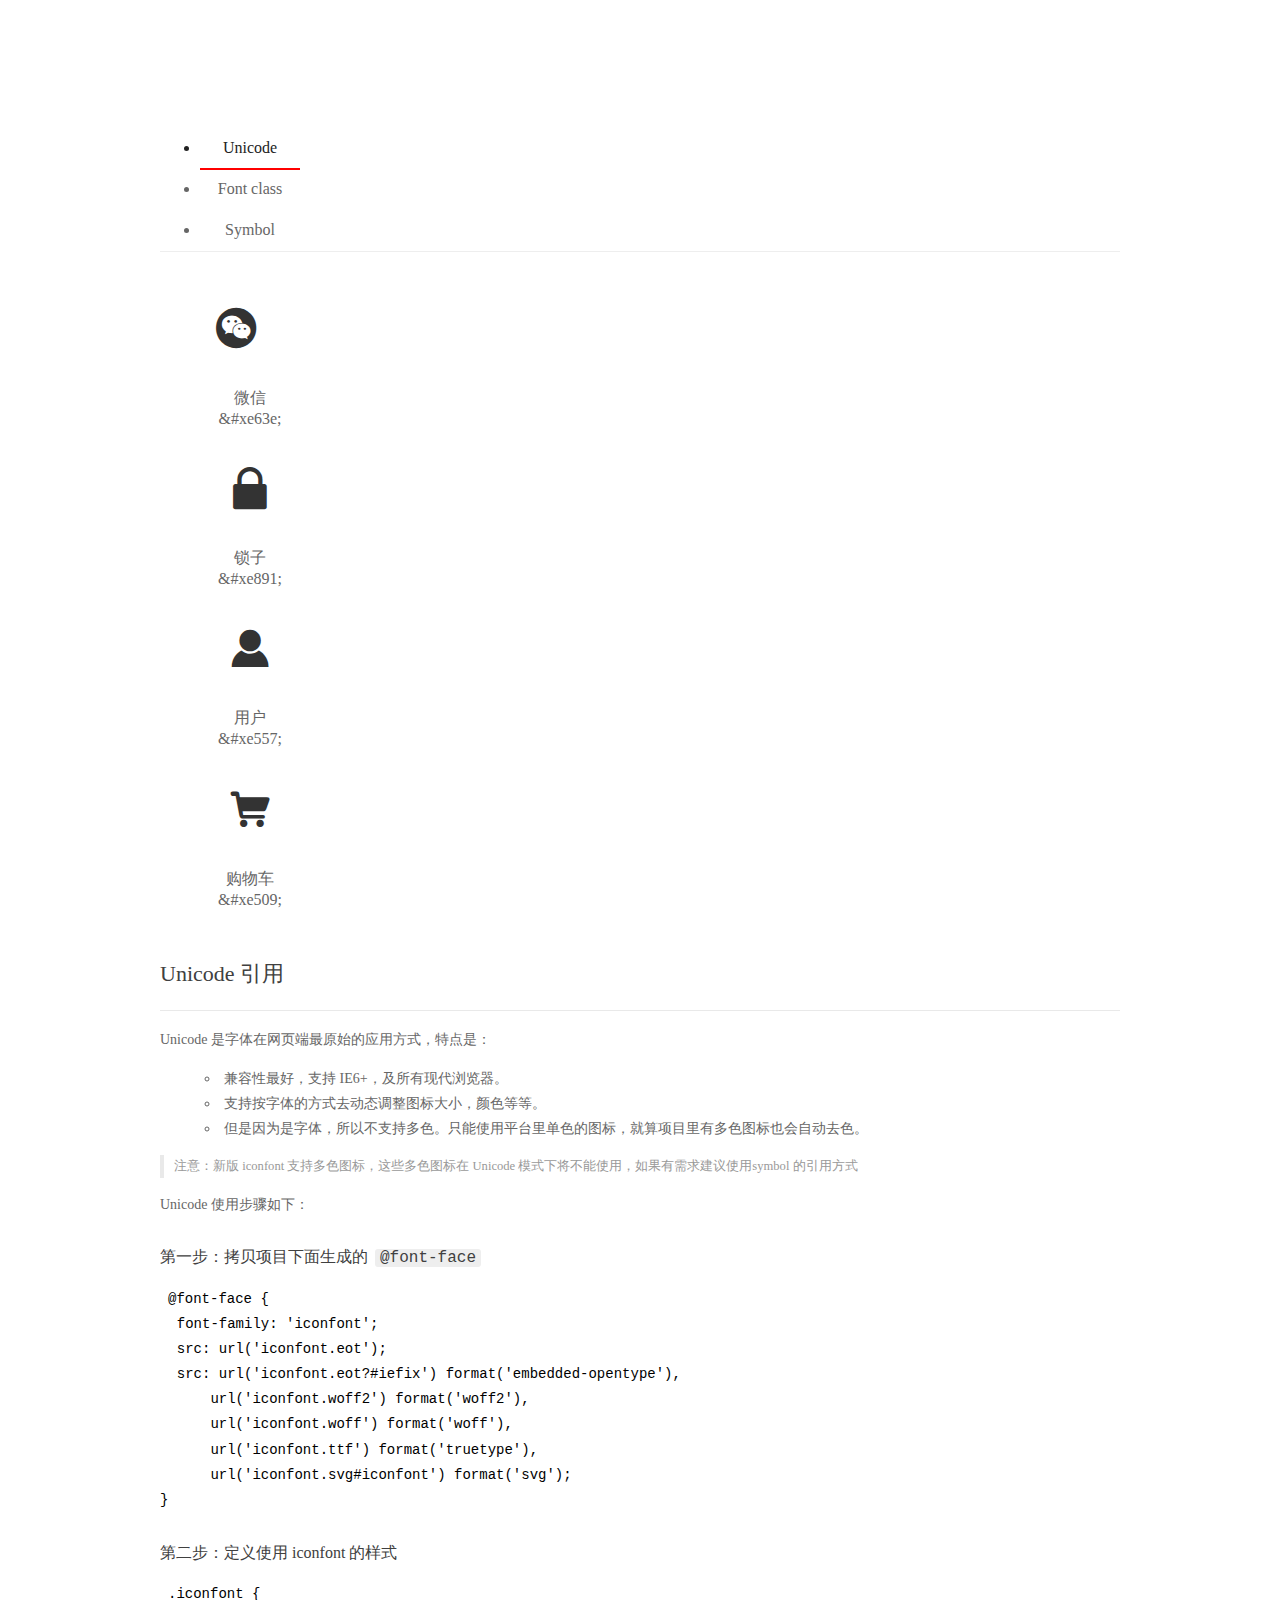
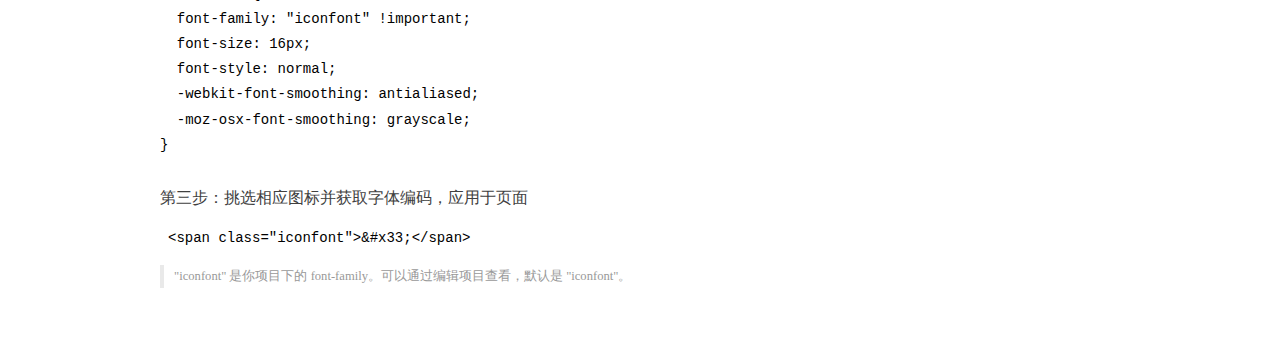
<file: 资料/font_llj2r2z3dq/demo_index.html>
<!DOCTYPE html>
<html>
<head>
  <meta charset="utf-8"/>
  <title>IconFont Demo</title>
  <link rel="shortcut icon" href="https://img.alicdn.com/tps/i4/TB1_oz6GVXXXXaFXpXXJDFnIXXX-64-64.ico" type="image/x-icon"/>
  <link rel="stylesheet" href="https://g.alicdn.com/thx/cube/1.3.2/cube.min.css">
  <link rel="stylesheet" href="demo.css">
  <link rel="stylesheet" href="iconfont.css">
  <script src="iconfont.js"></script>
  <!-- jQuery -->
  <script src="https://a1.alicdn.com/oss/uploads/2018/12/26/7bfddb60-08e8-11e9-9b04-53e73bb6408b.js"></script>
  <!-- 代码高亮 -->
  <script src="https://a1.alicdn.com/oss/uploads/2018/12/26/a3f714d0-08e6-11e9-8a15-ebf944d7534c.js"></script>
</head>
<body>
  <div class="main">
    <h1 class="logo"><a href="https://www.iconfont.cn/" title="iconfont 首页" target="_blank">&#xe86b;</a></h1>
    <div class="nav-tabs">
      <ul id="tabs" class="dib-box">
        <li class="dib active"><span>Unicode</span></li>
        <li class="dib"><span>Font class</span></li>
        <li class="dib"><span>Symbol</span></li>
      </ul>
      
    </div>
    <div class="tab-container">
      <div class="content unicode" style="display: block;">
          <ul class="icon_lists dib-box">
          
            <li class="dib">
              <span class="icon iconfont">&#xe63e;</span>
                <div class="name">微信</div>
                <div class="code-name">&amp;#xe63e;</div>
              </li>
          
            <li class="dib">
              <span class="icon iconfont">&#xe891;</span>
                <div class="name">锁子</div>
                <div class="code-name">&amp;#xe891;</div>
              </li>
          
            <li class="dib">
              <span class="icon iconfont">&#xe557;</span>
                <div class="name">用户</div>
                <div class="code-name">&amp;#xe557;</div>
              </li>
          
            <li class="dib">
              <span class="icon iconfont">&#xe509;</span>
                <div class="name">购物车</div>
                <div class="code-name">&amp;#xe509;</div>
              </li>
          
          </ul>
          <div class="article markdown">
          <h2 id="unicode-">Unicode 引用</h2>
          <hr>

          <p>Unicode 是字体在网页端最原始的应用方式，特点是：</p>
          <ul>
            <li>兼容性最好，支持 IE6+，及所有现代浏览器。</li>
            <li>支持按字体的方式去动态调整图标大小，颜色等等。</li>
            <li>但是因为是字体，所以不支持多色。只能使用平台里单色的图标，就算项目里有多色图标也会自动去色。</li>
          </ul>
          <blockquote>
            <p>注意：新版 iconfont 支持多色图标，这些多色图标在 Unicode 模式下将不能使用，如果有需求建议使用symbol 的引用方式</p>
          </blockquote>
          <p>Unicode 使用步骤如下：</p>
          <h3 id="-font-face">第一步：拷贝项目下面生成的 <code>@font-face</code></h3>
<pre><code class="language-css"
>@font-face {
  font-family: 'iconfont';
  src: url('iconfont.eot');
  src: url('iconfont.eot?#iefix') format('embedded-opentype'),
      url('iconfont.woff2') format('woff2'),
      url('iconfont.woff') format('woff'),
      url('iconfont.ttf') format('truetype'),
      url('iconfont.svg#iconfont') format('svg');
}
</code></pre>
          <h3 id="-iconfont-">第二步：定义使用 iconfont 的样式</h3>
<pre><code class="language-css"
>.iconfont {
  font-family: "iconfont" !important;
  font-size: 16px;
  font-style: normal;
  -webkit-font-smoothing: antialiased;
  -moz-osx-font-smoothing: grayscale;
}
</code></pre>
          <h3 id="-">第三步：挑选相应图标并获取字体编码，应用于页面</h3>
<pre>
<code class="language-html"
>&lt;span class="iconfont"&gt;&amp;#x33;&lt;/span&gt;
</code></pre>
          <blockquote>
            <p>"iconfont" 是你项目下的 font-family。可以通过编辑项目查看，默认是 "iconfont"。</p>
          </blockquote>
          </div>
      </div>
      <div class="content font-class">
        <ul class="icon_lists dib-box">
          
          <li class="dib">
            <span class="icon iconfont icon-weixin"></span>
            <div class="name">
              微信
            </div>
            <div class="code-name">.icon-weixin
            </div>
          </li>
          
          <li class="dib">
            <span class="icon iconfont icon-suozi"></span>
            <div class="name">
              锁子
            </div>
            <div class="code-name">.icon-suozi
            </div>
          </li>
          
          <li class="dib">
            <span class="icon iconfont icon-user"></span>
            <div class="name">
              用户
            </div>
            <div class="code-name">.icon-user
            </div>
          </li>
          
          <li class="dib">
            <span class="icon iconfont icon-gouwuche"></span>
            <div class="name">
              购物车
            </div>
            <div class="code-name">.icon-gouwuche
            </div>
          </li>
          
        </ul>
        <div class="article markdown">
        <h2 id="font-class-">font-class 引用</h2>
        <hr>

        <p>font-class 是 Unicode 使用方式的一种变种，主要是解决 Unicode 书写不直观，语意不明确的问题。</p>
        <p>与 Unicode 使用方式相比，具有如下特点：</p>
        <ul>
          <li>兼容性良好，支持 IE8+，及所有现代浏览器。</li>
          <li>相比于 Unicode 语意明确，书写更直观。可以很容易分辨这个 icon 是什么。</li>
          <li>因为使用 class 来定义图标，所以当要替换图标时，只需要修改 class 里面的 Unicode 引用。</li>
          <li>不过因为本质上还是使用的字体，所以多色图标还是不支持的。</li>
        </ul>
        <p>使用步骤如下：</p>
        <h3 id="-fontclass-">第一步：引入项目下面生成的 fontclass 代码：</h3>
<pre><code class="language-html">&lt;link rel="stylesheet" href="./iconfont.css"&gt;
</code></pre>
        <h3 id="-">第二步：挑选相应图标并获取类名，应用于页面：</h3>
<pre><code class="language-html">&lt;span class="iconfont icon-xxx"&gt;&lt;/span&gt;
</code></pre>
        <blockquote>
          <p>"
            iconfont" 是你项目下的 font-family。可以通过编辑项目查看，默认是 "iconfont"。</p>
        </blockquote>
      </div>
      </div>
      <div class="content symbol">
          <ul class="icon_lists dib-box">
          
            <li class="dib">
                <svg class="icon svg-icon" aria-hidden="true">
                  <use xlink:href="#icon-weixin"></use>
                </svg>
                <div class="name">微信</div>
                <div class="code-name">#icon-weixin</div>
            </li>
          
            <li class="dib">
                <svg class="icon svg-icon" aria-hidden="true">
                  <use xlink:href="#icon-suozi"></use>
                </svg>
                <div class="name">锁子</div>
                <div class="code-name">#icon-suozi</div>
            </li>
          
            <li class="dib">
                <svg class="icon svg-icon" aria-hidden="true">
                  <use xlink:href="#icon-user"></use>
                </svg>
                <div class="name">用户</div>
                <div class="code-name">#icon-user</div>
            </li>
          
            <li class="dib">
                <svg class="icon svg-icon" aria-hidden="true">
                  <use xlink:href="#icon-gouwuche"></use>
                </svg>
                <div class="name">购物车</div>
                <div class="code-name">#icon-gouwuche</div>
            </li>
          
          </ul>
          <div class="article markdown">
          <h2 id="symbol-">Symbol 引用</h2>
          <hr>

          <p>这是一种全新的使用方式，应该说这才是未来的主流，也是平台目前推荐的用法。相关介绍可以参考这篇<a href="">文章</a>
            这种用法其实是做了一个 SVG 的集合，与另外两种相比具有如下特点：</p>
          <ul>
            <li>支持多色图标了，不再受单色限制。</li>
            <li>通过一些技巧，支持像字体那样，通过 <code>font-size</code>, <code>color</code> 来调整样式。</li>
            <li>兼容性较差，支持 IE9+，及现代浏览器。</li>
            <li>浏览器渲染 SVG 的性能一般，还不如 png。</li>
          </ul>
          <p>使用步骤如下：</p>
          <h3 id="-symbol-">第一步：引入项目下面生成的 symbol 代码：</h3>
<pre><code class="language-html">&lt;script src="./iconfont.js"&gt;&lt;/script&gt;
</code></pre>
          <h3 id="-css-">第二步：加入通用 CSS 代码（引入一次就行）：</h3>
<pre><code class="language-html">&lt;style&gt;
.icon {
  width: 1em;
  height: 1em;
  vertical-align: -0.15em;
  fill: currentColor;
  overflow: hidden;
}
&lt;/style&gt;
</code></pre>
          <h3 id="-">第三步：挑选相应图标并获取类名，应用于页面：</h3>
<pre><code class="language-html">&lt;svg class="icon" aria-hidden="true"&gt;
  &lt;use xlink:href="#icon-xxx"&gt;&lt;/use&gt;
&lt;/svg&gt;
</code></pre>
          </div>
      </div>

    </div>
  </div>
  <script>
  $(document).ready(function () {
      $('.tab-container .content:first').show()

      $('#tabs li').click(function (e) {
        var tabContent = $('.tab-container .content')
        var index = $(this).index()

        if ($(this).hasClass('active')) {
          return
        } else {
          $('#tabs li').removeClass('active')
          $(this).addClass('active')

          tabContent.hide().eq(index).fadeIn()
        }
      })
    })
  </script>
</body>
</html>
</file>
<file: css/index.css>
h1::selection,h2::selection,h3::selection,h4::selection,h5::selection,p::selection,span::selection,a::selection {
    background:black;
    color:#fff; }
input,textarea,select,a:focus {
        outline: none;
    }
.warp{
    width: 100%;
   
}

li{
    list-style: none;
}
a{
    text-decoration: none;
}
.bannder,footer{
    width: 100%;
}
.bannder-inner,.footer-inner{
    width: 1200px;
    margin: 0 auto;
}
.bannder{
  
   background-color: #000;
   padding-top: 120px;
   padding-bottom: 42px;
}
.erorr{
    position: fixed;
    z-index: 5;
    width: 100%;
    height: 100%;
    background-color: rgba(238, 231, 231, 0.3);
    
}
.erorr>span{
    display: block;
    /* width: 100px; */
    font-size: 20px;
    line-height: 50px;
    font-weight: 400;
    text-indent: 10px;
    background-color: #707479;
    position: absolute;
    top:50%;
    left: 40%;
    border-radius: 5px;
    background-image: url(../images/1.png);
    background-repeat: no-repeat;
    padding: 5px 20px;
    background-position: 0 50%;
}
.main-left{
    width: 780px;
    float: left;
}
.main-left>img{
    cursor: pointer;
    display: block;
    width: 560px;
    height: 491px;
}
.main-right{
    width: 380px;
    height: 503px;
    float: left;
    background-color: #fff;
    border-radius: 6px;
    padding: 20px 20px 0px 20px;
}
.enter{
    width: 380px;
    margin-top: 60px;
    padding-bottom: 35px;
    
}
.zhanghao,.shouji{
    float: left;
    margin: 0px 30px;
    color: #c2c4c6;
    font-size: 16px;
    line-height: 26px;
    cursor: pointer;
}
.zhanghao{
    color: #2b2e33;
    border-bottom: 1px solid #000;
}
.zhanghao-inner,.username,.password,.click,.other,.shouji-inner,.phone,.message{
    width: 380px;
}
.phone{
    margin-bottom: 22px;
}
.username,.password,.yanzhenma,.tupian,.message{
    height: 44px;
    border: 1px solid #c2c4c6;
    border-radius: 3px;
    margin-bottom: 22px;
}
.username>span,.password>span,.phone-inner>span{
    display: block;
    width: 46px;
    height: 44px;
    float: left;
    color: #c2c4c6;
    line-height: 44px;
    font-size: 30px;
    text-align: center;
    border-right: 1px solid #c2c4c6;
}
.username>input,.password>input{
    width: 313px;
}
.message>input{
    width: 360px;
}
.username>input,.password>input,.yanzhenma>input,.tupian>input,.phone-inner>input,.message>input{
    height: 42px;
    padding-left: 20px;
    float: left;
    border: none;
    font-size: 16px;
    line-height: 42px;
}
.tupian>input{
    width: 231px;
    border: 1px solid #c2c4c6;
}
.tupian{
    width: 380px;
    border: none;
}
.phone-inner{
    width: 251px;
}
.phone-inner{
    height: 44px;
    float: left;
    border: 1px solid #c2c4c6;
    border-radius: 5px;
}
.phone-inner>input{
    width: 184px;
}
.phone>a{
    width: 114px;
    display: block;
    float: right;
    font-size: 14px;
    text-align: center;
    line-height: 46px;
    color: #fff;
    background: #f5c26b;
    border-radius: 4px;

}
.yanzhenma{
    width: 380px;
    border: none;
}
.yanzhenma>input{
    width: 230px;
    float: left;
    border: 1px solid #c2c4c6;
}
.yanzhenma>img,.tupian>img{
    width: 114px;
    height: 46px;
    display: block;
    float: right;
}
.forget{
    margin-bottom: 20px;
}
.forget>a{
    display: block;
    width: 70px;
    float: right;
    text-align: right;
    color: #000;
}
.main-right>p>a:hover{
    color: #f5c26b;
}
.click1>a,.click2>a{
    display: block;
    text-align: center;
    text-decoration: none;
    line-height: 46px;
    font-size: 18px;
    color: #fff;
    background: #f5c26b;
    border-radius: 4px;
}
.click>a:hover{
    background-color: #f3bd62;
    color: #fff6e6;
}
.other{
    margin-top: 50px;
}
.other>a{
    display: block;
}
.weixin{
    float: left;
}
.zhuce{
    float: right;
}
.other>a>span{
    color: #000;
   
    display: block;
    float: left;
}
.weixin span:first-child{
    color: limegreen;
    width: 20px;
    height: 20px;
    overflow: hidden;
}
.other>a>span:nth-child(2):hover,.other>a:nth-child(2) span:hover{
    color: #f5c26b;
}
.shouji-inner{
    display: none;
}
footer{
    background-color: #131313;
}
.footer-inner{
    padding-top: 20px;
    padding-bottom: 60px;
}
.footer-inner>p{
    color: #707479;
    font-size: 12px;
    line-height: 22px;
    text-align: center;
}
</file>
<file: css/index-icon.css>
@font-face {font-family: "iconfont";
  src: url('iconfont.eot?t=1592130067589'); /* IE9 */
  src: url('iconfont.eot?t=1592130067589#iefix') format('embedded-opentype'), /* IE6-IE8 */
  url('[data-uri]') format('woff2'),
  url('iconfont.woff?t=1592130067589') format('woff'),
  url('iconfont.ttf?t=1592130067589') format('truetype'), /* chrome, firefox, opera, Safari, Android, iOS 4.2+ */
  url('iconfont.svg?t=1592130067589#iconfont') format('svg'); /* iOS 4.1- */
}

.iconfont {
  font-family: "iconfont" !important;
  font-size: 16px;
  font-style: normal;
  -webkit-font-smoothing: antialiased;
  -moz-osx-font-smoothing: grayscale;
}

.icon-weixin:before {
  content: "\e63e";
}

.icon-suozi:before {
  content: "\e891";
}

.icon-user:before {
  content: "\e557";
}

.icon-gouwuche:before {
  content: "\e509";
}
</file>
<file: css/head.css>
input,textarea,select,a:focus {
        outline: none;
    }
.warp{
    width: 100%;
   
}

li{
    list-style: none;
}
a{
    text-decoration: none;
}
header,.header-inner,.mynav{
    width: 100%;
}
.header-inner{
    background: #2b2e33;;
}
.header-top,.mynav-inner{
    width: 1200px;
    margin: 0 auto;    
}

.header-inner{
    position: absolute;
    position:fixed;
    z-index: 9999;
    top:0;
}
.opener{
    float: left;
    padding: 38px 38px;
    cursor: pointer;
    position: relative;
    margin-right: 400px;
}

.opener:hover span:first-child{
   top:33px;
}
.opener:hover span:last-child{
    bottom:29px;
}
.opener>span{
    width: 30px;
    height: 4px;
    display: block;
    background-color: #707479;
    position: absolute;
    left: 23px;
}
.opener>span:first-child{
    top:30px;
}
.opener>span:nth-child(2){
    top:38px;
}
.opener>span:last-child{
    bottom: 26px;
}
.logo{
    width: 190px;
    height: 71px;
    display: block;
    float: left;
    margin-right: 325px;
    margin-top: 5px;
    background-image: url(../images/Morethan_logo.png);
    text-indent: -2000px;
    background-repeat: no-repeat;
    overflow: hidden;
}
.header-top .shop{
    width: 42px;
    float: left;
    cursor: pointer;
    color: #c2c4c6;
    font-size: 28px;
    line-height: 76px;
    position: relative;
}

.shop:hover{
    color: #f5c26b;
}
.shop>span{
    position: absolute;
    top: 15px;
    right:0px;
    display: inline-block;
    padding: 1px 2px;
    font-size: 12px;
    line-height: 12px;
    color: #fff;
    background-color: #c81623;
    border-radius: 7px 7px 7px 0;
    min-width: 12px;
    text-align: center;

}
.denglu{
    float: right;
    width: 70px;
    padding-top: 29px;
    padding-bottom: 26px;
}
.denglu>a{
    /* display: block; */
    font-size: 16px;
    color: #707476;
    font-weight: 400;
    
}
.denglu>a:hover{
    color: #f5c26b;
}
.denglu>a:first-child{
    padding-right: 2px;
    border-right: 1px solid #a5c4c6;
}
.denglu>a:last-child{
    padding-left: 2px;
    border-left: 1px solid #a5c4c6;
}
.mynav{
    background-image: url(../images/inspiration-geometry.jpg);
    background-repeat: repeat-x;
    display: none;
   
    transition: 0.9s all;
}
.mynav-inner{
    padding: 30px 50px 30px 50px;
    width: 1100px;
    overflow: hidden;
}
.mynav-inner>span{
    width: 50px;
    font-size: 24px;
    color: #d4d4d4;
    display: block;
    border-bottom: 1px solid #fff;
}
.mynav-inner>ul{
    margin-top: 25px;
    padding-bottom: 97px;
}
.mynav-inner>ul>li{
    float: left;
    display: block;
    width: 171px;
    height: 40px;
    background: #2b2f33;
    margin-bottom: 5px;
    margin-right: 5px;
}
.mynav-inner>ul>li>a{
    display: block;
    color: #707479;
    font-size: 20px;
    padding-left: 15px;
    line-height: 40px;  
}
.mynav-inner>ul>li>a:hover{
    color: #f3bd62;
}
</file>
<file: css/clearfix.css>
.clearfix:before,
.clearfix:after {
                    content: "";
                    display: block;
                    clear: both;
                    visibility: hidden;
                    line-height: 0;
                    height: 0;
                    font-size:0;
}

.clearfix { *zoom:1;}
html, body, div, span, applet, object, iframe,
h1, h2, h3, h4, h5, h6, p, blockquote, pre,
a, abbr, acronym, address, big, cite, code,
del, dfn, em, font, img, ins, kbd, q, s, samp,
small, strike, strong, sub, sup, tt, var,
dl, dt, dd, ol, ul, li,
fieldset, form, label, legend,
table, caption, tbody, tfoot, thead, tr, th, td {
    margin: 0;
    padding: 0;
    border: 0;
    outline: 0;
    font-weight: inherit;
    font-style: inherit;
    font-size: 100%;
    font-family: inherit;
    vertical-align: baseline;
}
ul li{
    list-style: none;
}
a{
    text-decoration: none;
}
</file>
<file: css/details.css>
a{
    text-decoration: none;
}
li{
    list-style: none;
}
input,textarea,button,select,a:focus {
    outline: none;
}
.warp,header,section,footer{
    width: 100%;
}
.warp{
    background-color: #f1f2f6;
}
.banner{
    width: 1200px;
    margin: 0 auto;
    padding-top: 76px;
    position: relative;
    background-color: #ece4d8;
    overflow: hidden;
}
.swiper-container {
    width: 1100px;
    padding: 28px 0px;
    background-color: #ece4d8;
} 
.swiper-wrapper>div{
    /* width: 348px !important;
    height: 348px !important; */
    background-color: #fff;
}
.swiper-wrapper>div>img{
    width: 100%;
}
.prev,.next{
    position: absolute;
    top:261px;
    color: #fff;
}
.prev{
    left:0px;
}
.next{
    right: 0px;
}
.header-down{
    width:1092px;
    padding-left: 50px;
    padding-right: 58px;
    padding-top: 30px;
    padding-bottom: 26px;
    margin: 0 auto;
    background-color: #fff;
}
.shopping,.button{
    width: 1092px;
}
.shopping-left{
    width: 444px;
    float: left;
}
.shopping-left>p{
    font-size: 24px;
    color: #b39472;
}
.silod{
    width: 1px;
    height: 188px;
    float: left;
    background-color: #ece4d8;
    margin-left: 156px;
    margin-right: 50px;
}
.shopping-right,.price,.color,.size,.number{
    width: 441px;
    float: left;
}
.shopping-right>div span:first-child{
    display: block;
    width: 80px;
    line-height: 31px;
    font-size: 14px;
    text-align: center;
    color: #fff;
    background-color: #b39472;
    float: left;
    border-radius: 5px;
    margin-right: 30px;
}
.price{
    padding-bottom: 24px;
}
.price>h4{
    float: left;
    font-size: 26px; 
    color: #ff6633;
    font-weight: bold;
}
.color,.size,.number{
    padding: 10px 0px;
}
.shopping-right>div>ul{
    float: left;
}
.color>ul>li{
    float: left;
    margin-right: 6px;
}
.shopping-right>div>ul>li>a{
    border-radius: 4px;
    display: block;
    float: left;
    border: 1px solid #b39472;
    font-size: 14px;
    color: #b39472;
    padding: 2px 10px;
    text-align: center;
    line-height: 24px;
}
.shopping-right>div a:hover {
    border: 1px solid #f5c26b;
    color: #f5c26b;
}
.size>ul>li>a{
    margin-bottom: 6px;
}
.size>ul>li:last-child a{
    margin-bottom: 0px;
}
.number>button{
    border-radius: 4px;
    display: block;
    float: left;
    border: 1px solid #b39472;
    font-size: 18px;
    color: #b39472;
    font-weight: 700;
    width: 55px;
    height: 30px;
    background-color: #fff;
    text-align: center;
    line-height: 24px; 
    cursor: pointer;
}
.number>button:hover {
    border: 1px solid #f5c26b;
    color: #f5c26b;
}
.num{
    display: block;
    float: left;
    width: 156px;
    height: 30px;
    text-align: center;
    color: #b39472;
    line-height: 30px;
}
.old{
    width: 331px;
    padding-top: 6px;
    padding-left: 110px;
    float: left; 
    padding-bottom: 20px;
}
.old>p{
    display: block;
    float: left;
    text-align: left;
    line-height: 30px;
    margin-right: 70px;
    color: #b39472;
    padding-left: 26px;
    background-image: url(../images/yjhx.png);
    background-position: 0 50%;
    background-repeat: no-repeat;
    font-size: 14px;
}
.change{
    border-radius: 4px;
    display: block;
    float: left;
    border: 1px solid #b39472;
    font-size: 14px;
    color: #b39472;
    padding: 2px 27px;
    text-align: center;
    line-height: 24px;
}
.button{
    padding-top: 20px;
}
.buy{
    width: 100px;
    padding:28px 170px;
    background: #f5c26b;
    color: #fff; 
}
.buy,.cart{
    text-align: center;
    line-height: 24px;
    border: 2px solid #f5c26b;
    font-size: 24px;
    cursor: pointer;
    border-radius: 5px;
    float: left;
}
.cart{
    width: 122px;
    margin-left: 26px;
    padding:28px 248px;
    background-color: #fff;
    color: #f5c26b;
}
.cart:hover{
    color: #fff;
    background-color: #f5c26b;
}
section{
    margin-top: 20px;
}
.section-inner{
    width: 1200px;
    margin: 0 auto;
}
.section-inner>ul>li{
    float: left;
  
}
.section-inner>ul li:first-child a{
    color: #fff;
    background-color: #f5c26b;
}
.section-inner>ul>li>a{
    display: block;
    color: #b39472 ;
    padding: 9px 25px;
    background-color: #fff;
}
.write{
    color: #b39472;
}
.write:hover{
    color: #f5c26b !important;
}
.section-inner>ul{
    background-color: #f7f7f7;
    border-bottom: 1px solid #f5c26b;
}
.about-inner{
    width: 800px;
    margin: 0 auto;
    padding:100px 200px;
    padding-bottom: 50px;
    background-color: #fff;
}
.about-inner>img{
    float: left;
    width: 100%;
    display: block;
}
.know-inner{
    width: 1157px;
    height: 480px;
    margin: 0 auto;
    padding-left: 33px;
    padding-right: 10px;
    padding-top: 20px;
    display: none;
}
.know-inner>h4{
    padding: 10px 10px 10px 0px;
    color: #666;
    font-size: 16px;
    font-weight: 700;
}
.artcle{
    width: 1157px;
    margin: 0 auto;
    padding:10px 0px;
}
.artcle>p{
    line-height: 18px;
    margin-top: 5px;
    font-size: 12px;
    color: #666;
}
footer{
    width: 100%;
    background-color:#2b2f33;
}
.footer-inner{
    width: 1145px;
    margin: 0 auto;
    padding-left: 25px;
    padding-right: 30px;
}
.footer-inner>a{
    display: block;
    float: left;
    width: 202px;
    height: 68px;
    margin: 11px 0px;
    background-image: url(../images/logo.png);
    background-repeat: no-repeat;
}
.footer-inner>p{
    float: right;
    font-size: 12px;
    color: #707479;
    text-align: right;
    padding: 29px 0px;
}
.back{
    width: 50px;
    height: 50px;
    position: fixed;
    background-image: url(../images/hddb.jpg);
    background-repeat: no-repeat;
    bottom:180px;
    right: 10px;
    background-size: 100%;
    background-position: 0 0%;
    transition: all 0.5s;
    cursor: pointer;
    /* display: none; */
}
.back:hover{
    background-position: 0 100%;
}
</file>
<file: css/home.css>
@keyframes back{
    0%{
        top:40%;
    }
    25%{
        top:35%;
    }
    50%{
        top:30%;
    }
    75%{
        top:35%;
    }
    100%{
        top:40%;
    }
}



a{
    text-decoration: none;
}
li{
    list-style: none;
}
.warp{
    background-color: #000;
}
.warp,header,section,footer,.header-top{
    width: 100%;
}
.header-top{
    box-sizing: border-box;
    background-color: #000;
    position: fixed;
    z-index: 9999;
    border-bottom: 2px solid #262626;
}
.top-inner{
    width: 100%;
}
.opener{
    width: 2.022%;
    float: left;
    padding: 17px 38px 15px 39px;
    border-right: 2px solid #262626;
}
.opener>span{
    display: block;
    height: 6px;
    width: 100%;
    background-color: #888;
    border-radius: 3px;
    margin: 5px 0;
    transition: all 0.9s;
}
.opener span:first-child{
    margin-top: 0;
}
.opener span:last-child{
    margin-top: 0;
}
.opener:hover .opener-top.active{
    transform: rotate(-10deg);
}
.opener:hover .opener-down.active{
    transform: rotate(10deg);
}
.logo{
    width: 190px;
    position: absolute;
    left: 45%;
    display: block;
    float: left;
    height: 65px;
    text-indent: -500px;
    overflow: hidden;
    background-image: url(../images/Morethan_logo.png);
}
.denglu{
    float: right;
    width: 70px;
    padding: 0 80px;
    padding-top: 22px;
    padding-bottom: 22px;
    color: #707476;
    border-left: 2px solid #262626;
}
.denglu>a{
    font-size: 14px;
    color: #707476;
   
    display: block;
    float: left;
}
.denglu a:first-child:hover,.denglu a:last-child:hover{
    color: #c5a28b;
}
.denglu>a:first-child{
    padding-right: 2px;
   
}
.denglu>a:last-child{
    padding-left: 2px;
}
.shop{
    width: 42px;
    padding: 0px 61px;
    position: relative;
    float: right;
    cursor: pointer;
    color: #c2c4c6;
    font-size: 28px;
    line-height: 65px;
    border-left: 2px solid #262626;
}
.shop>span{
    position: absolute;
    top: 15px;
    right:60px;
    display: inline-block;
    padding: 1px 2px;
    font-size: 12px;
    line-height: 12px;
    color: #fff;
    background-color: #c81623;
    border-radius: 7px 7px 7px 0;
    min-width: 12px;
    text-align: center;

}

.shop:hover{
    color: #c5a28b;
}
.mynav{
    width: 100%;
    position: fixed;
    top:67px;
    background-color: #000;
    display: none;
}
.mynav-inner{
    width: 80%;
    margin: 0 auto;
    padding: 100px;
    border-right:2px solid #262626 ;
    border-left: 2px solid #262626;
}
.pic{
    width: 50%;
    overflow: hidden;
    float: left;
}
.pic>img{
    width: 100%;
}
.list{
    width: 49%;
    float: left;
    margin-top: 100px;
    padding-bottom: 200px;
    border-left: 2px solid #262626;
}
.list>li{
    float: left;
    width: 100%;
    padding: 10px 30px;
}
.list>li:hover{
    padding-left: 15px;
    transition: all 0.8s;
}
.list>li>a{
    display: block;
    width: 100%;
    font-size: 50px;
    line-height: 45px;
    color: #888888;
    text-align: left;
    font-weight: bold;
}
.banner{
    width: 100%;
    padding-top: 67px;
    position: relative;
    cursor: pointer;
    
}
.banner-inner,.one>div{
    width: 100%;
}
.one>div>div>img{
    width: 100%;
}
.butn{
    width: 200px;
    height: 90px;
    position: absolute;
    top: 72.916%; 
    right: 90px;
}
.banner .prev,.banner .next{
    color: #ccc;
    padding: 19px 27px;
    border:2px solid #262626;
}
.banner .prev:hover,.banner .next:hover{
    background-color: #131313;
    color: #c5a28b;
}
.shuzi{
    position: absolute;
    top:83.333%;
    left: 90px;
}
.banner .swiper-pagination-bullet {
    width: 35px;
    height: 35px;
    text-align: center;
    display: block;
    line-height: 35px;
    font-size: 24px;
    color: #888888;
    background: transparent;
    float: left ;
    /* position: relative ; */
   padding:0px 10px;

}
.banner .swiper-pagination-bullet-active {
    width: 42px ;
    font-size: 36px ;
    line-height: 26px ;
    color: #c5a28b;
}
.menu{
    width: 100%;
    border-bottom: 2px solid #262626;
}
.menu>li{
    float: left;
    width: 16.666%;
    background-color: #000;
}
.menu>li>a{
    display: block;
    width: 100%;
    padding-top: 21px;
}
.menu>li>a>img{
   display: block;
   margin: 0 auto;
   transform: scale(0.9,0.9);
   transition: all 0.7s;
}
.menu>li>a>span{
    width: 100%;
    display: block;
    text-align: center;
    color: #888;
    font-size: 16px;
    line-height: 20px;
    margin-top: 7px;
    margin-bottom: 28px;
}
section{
    width: 100%;
    background-color: #000;
}
.section-top{
    width: 100%;
    margin: 0 auto;
}
.section-top>div{
    width: 24.5%;
    float: left;
    margin:0px 4px;
    margin-top: 8px;
    background-color: #131313; 
    transition: all 0.7s; 
    cursor: pointer; 
}
.section-top>div>img{
    width: 100%;
    
    transition: all 0.7s;
}
.section-top>div:hover img{
    transform: scale(0.9,0.9);
}
.section-top>div:hover{
    box-shadow: inset 0px 0px 38px rgba(0, 0, 0, 0.8);

}
.section-top div:nth-child(4n+1){
    margin-left: 0;
}
.section-top div:nth-child(4n+4){
    margin-right: 0;
}
.solid{
    width: 120px;
    height: 4px;
    background-color: #c5a28b;
    margin: 0 auto;
}
.section-top>div p:nth-child(3){
    text-align: center;
    color: #888888;
    overflow: hidden;
    line-height: 25px;
    padding: 0 10px;
    font-size: 20px;
    padding-top: 33px; 
    height: 48px;
}
.section-top>div p:last-child{
    text-align: center;
    line-height: 32px;
    color: #c5a28b;
    font-weight: bold;
    font-size: 28px ;
    padding-top: 56px ;
    padding-bottom: 52px;
}
.section-top>div:nth-child(8) p:last-child{
    padding-top: 0 ;
    padding-bottom: 23px;
}
.section-top div:nth-child(8) span{
    display: block;
    text-align: center;
}
.special{
    border: 2px solid #c5a28b;
    color: #c5a28b;
    padding: 3px 12px;
    border-radius: 16px;
    margin: 0 auto;
    font-size: 19px;
    width: 100%;
}
.history{
    text-decoration: line-through;
    color: #666;
    margin-bottom: 15px;
    margin-top: 13px;
}
.section-top img:last-child{
    width: 100%;
    margin: 8px 0px;
}
.section-mid{
    width: 100%;
}
.section-mid>div:hover{
    box-shadow: inset 0px 0px 38px rgba(0, 0, 0, 0.8);
}
.section-mid>div:hover .sec-mid-right>img{
    transform: scale(0.9,0.9);
}
.section-mid>div{
   width: 27.90%;
   float: left;
   height: 254px;
   margin: 0px 4px;
   margin-bottom:8px;
   background-color: #131313;
   padding: 38px 38px;
   transition: all 0.8s;
}
.section-mid div:nth-child(3n+1){
    margin-left: 0;
}
.section-mid div:nth-child(3n+3){
    margin-right: 0;
}
.sec-mid-left,.sec-mid-right{
    width: 50%;
    background-color: #131313; 
    transition: all 0.7s; 
    cursor: pointer; 
    float: left;
}
.sec-mid-right>img{
    width: 100%;
}
.sec-mid-left{
    padding-bottom: 71px;
}
.sec-mid-left>p{
    padding-top: 102px;
    text-align: center;
    font-size: 24px;
    color: #888;
}
.sec-mid-left>button{
    display: block;
    padding: 3px 12px;
    color: #c5a28b;
    margin: 0 auto;
    margin-top: 15px;
    text-align: center;
    font-size: 18px;
    border:2px solid #c5a28b;
    background-color: #131313;
    border-radius: 15px;
}
.section-down{
    width: 100%;
    padding: 38px 0px;
    background-color: #131313;
    cursor: pointer;
    margin-bottom: 8px;
    transition: all 0.8s;
}
.section-down:hover{
    box-shadow: inset 0px 0px 38px rgba(0, 0, 0, 0.8);
}
.section-down:hover img{
    transform: scale(0.9,0.9);
}
.sec-down-inner>img{
    float: left;
    padding-right: 81px;
    transition: all 1s;
}
.sec-down-inner{
    width: 1100px;
    margin: 0 auto;
}
article{
    float: left;
}
article>p{
    color: #c5a28b;
    text-align: left;
    font-size: 27px;
    line-height: 27px;
    padding-top: 20px;
    padding-bottom: 10px;
}
article>ul{
    padding-bottom: 75px;
}
article>ul>li{
    float: left;
}
article>ul>li>a{
    display: block;
    padding: 5px 10px;
    color: #888;
    font-size: 18px;
}
article>ul li:nth-child(2) a{
    border-left: 2px solid #8888;
    border-right: 2px solid #8888;
}
article>a{
    color: #888;
    font-size: 18px;
    display: block;
    width: 130px;
}
article>a>span{
    width: 20px;
    float: right;
    height: 20px;
    display: block;
    margin-top: 2px;
    background-image: url(../images/applecare-icon.png);
}
footer{
    width: 100%;
    background-color: #131313;
    border-top: 2px solid #262626;
}
.footer-inner{
    width: 100%;
}
.footer-inner>a{
    display: block;
}
.footer-logo{
    width: 220px;
    height: 74px;
    float: left;
    background-image: url(../images/logo.png);
    background-repeat: no-repeat;
   margin-left: 37px;
}
.footer-inner>p{
    float: left;
    color:#666;
    line-height: 20px;
    padding-top: 13px;
    font-size: 12px;
    padding-bottom: 21px;
    margin-left: 50px;
    border-right: 2px solid #262626;
}
.back{
    float: right;
    padding: 41px 79px 12px 5%;
    color:#666;
    border-left: 2px solid #262626;
    position: relative;
}
.back>span{
    display: block;
    position: absolute;
    top:40%;
    left: 45%;
    width: 30px;
    height: 10px;
    background-image: url(../images/icon-top.png);
    background-repeat: no-repeat;
    animation: back 0.8s 0s infinite;
}
@media screen and (min-width: 1366px) and (max-width: 1460px){
    .section-mid>div{
        width: 27.60% !important;
    }
}   
@media screen and (min-width: 1200px) and (max-width: 1366px){
    .section-mid>div{
        width: 26.30% !important;
    }
}                        
@media screen and (max-width: 1200px){
    .top-inner{
        width: 1200px;
        margin: 0 auto;
    }  
    .opener{
        width: 38px;
        /* margin-right: 750px; */
    }
    .mynav-inner{
        width: 1200px;
        margin: 0 auto;
    }
    .pic{
        width: 600px;
    }
    .list{
        width: 598px;
    }
    .menu{
        width: 1200px;
        margin: 0 auto;
    }
    .menu>li{
        width: 200px;
    }
    .section-top,.section-mid{
        width: 1200px;
        margin: 0 auto;
    }
    .section-top>div{
        width: 294px;
    }
    .section-mid>div{
        width: 318px;
    }
    .footer-inner{
        width: 1200px;
        margin: 0 auto;
    }
}
</file>
<file: 资料/font_llj2r2z3dq/demo.css>
/* Logo 字体 */
@font-face {
  font-family: "iconfont logo";
  src: url('https://at.alicdn.com/t/font_985780_km7mi63cihi.eot?t=1545807318834');
  src: url('https://at.alicdn.com/t/font_985780_km7mi63cihi.eot?t=1545807318834#iefix') format('embedded-opentype'),
    url('https://at.alicdn.com/t/font_985780_km7mi63cihi.woff?t=1545807318834') format('woff'),
    url('https://at.alicdn.com/t/font_985780_km7mi63cihi.ttf?t=1545807318834') format('truetype'),
    url('https://at.alicdn.com/t/font_985780_km7mi63cihi.svg?t=1545807318834#iconfont') format('svg');
}

.logo {
  font-family: "iconfont logo";
  font-size: 160px;
  font-style: normal;
  -webkit-font-smoothing: antialiased;
  -moz-osx-font-smoothing: grayscale;
}

/* tabs */
.nav-tabs {
  position: relative;
}

.nav-tabs .nav-more {
  position: absolute;
  right: 0;
  bottom: 0;
  height: 42px;
  line-height: 42px;
  color: #666;
}

#tabs {
  border-bottom: 1px solid #eee;
}

#tabs li {
  cursor: pointer;
  width: 100px;
  height: 40px;
  line-height: 40px;
  text-align: center;
  font-size: 16px;
  border-bottom: 2px solid transparent;
  position: relative;
  z-index: 1;
  margin-bottom: -1px;
  color: #666;
}


#tabs .active {
  border-bottom-color: #f00;
  color: #222;
}

.tab-container .content {
  display: none;
}

/* 页面布局 */
.main {
  padding: 30px 100px;
  width: 960px;
  margin: 0 auto;
}

.main .logo {
  color: #333;
  text-align: left;
  margin-bottom: 30px;
  line-height: 1;
  height: 110px;
  margin-top: -50px;
  overflow: hidden;
  *zoom: 1;
}

.main .logo a {
  font-size: 160px;
  color: #333;
}

.helps {
  margin-top: 40px;
}

.helps pre {
  padding: 20px;
  margin: 10px 0;
  border: solid 1px #e7e1cd;
  background-color: #fffdef;
  overflow: auto;
}

.icon_lists {
  width: 100% !important;
  overflow: hidden;
  *zoom: 1;
}

.icon_lists li {
  width: 100px;
  margin-bottom: 10px;
  margin-right: 20px;
  text-align: center;
  list-style: none !important;
  cursor: default;
}

.icon_lists li .code-name {
  line-height: 1.2;
}

.icon_lists .icon {
  display: block;
  height: 100px;
  line-height: 100px;
  font-size: 42px;
  margin: 10px auto;
  color: #333;
  -webkit-transition: font-size 0.25s linear, width 0.25s linear;
  -moz-transition: font-size 0.25s linear, width 0.25s linear;
  transition: font-size 0.25s linear, width 0.25s linear;
}

.icon_lists .icon:hover {
  font-size: 100px;
}

.icon_lists .svg-icon {
  /* 通过设置 font-size 来改变图标大小 */
  width: 1em;
  /* 图标和文字相邻时，垂直对齐 */
  vertical-align: -0.15em;
  /* 通过设置 color 来改变 SVG 的颜色/fill */
  fill: currentColor;
  /* path 和 stroke 溢出 viewBox 部分在 IE 下会显示
      normalize.css 中也包含这行 */
  overflow: hidden;
}

.icon_lists li .name,
.icon_lists li .code-name {
  color: #666;
}

/* markdown 样式 */
.markdown {
  color: #666;
  font-size: 14px;
  line-height: 1.8;
}

.highlight {
  line-height: 1.5;
}

.markdown img {
  vertical-align: middle;
  max-width: 100%;
}

.markdown h1 {
  color: #404040;
  font-weight: 500;
  line-height: 40px;
  margin-bottom: 24px;
}

.markdown h2,
.markdown h3,
.markdown h4,
.markdown h5,
.markdown h6 {
  color: #404040;
  margin: 1.6em 0 0.6em 0;
  font-weight: 500;
  clear: both;
}

.markdown h1 {
  font-size: 28px;
}

.markdown h2 {
  font-size: 22px;
}

.markdown h3 {
  font-size: 16px;
}

.markdown h4 {
  font-size: 14px;
}

.markdown h5 {
  font-size: 12px;
}

.markdown h6 {
  font-size: 12px;
}

.markdown hr {
  height: 1px;
  border: 0;
  background: #e9e9e9;
  margin: 16px 0;
  clear: both;
}

.markdown p {
  margin: 1em 0;
}

.markdown>p,
.markdown>blockquote,
.markdown>.highlight,
.markdown>ol,
.markdown>ul {
  width: 80%;
}

.markdown ul>li {
  list-style: circle;
}

.markdown>ul li,
.markdown blockquote ul>li {
  margin-left: 20px;
  padding-left: 4px;
}

.markdown>ul li p,
.markdown>ol li p {
  margin: 0.6em 0;
}

.markdown ol>li {
  list-style: decimal;
}

.markdown>ol li,
.markdown blockquote ol>li {
  margin-left: 20px;
  padding-left: 4px;
}

.markdown code {
  margin: 0 3px;
  padding: 0 5px;
  background: #eee;
  border-radius: 3px;
}

.markdown strong,
.markdown b {
  font-weight: 600;
}

.markdown>table {
  border-collapse: collapse;
  border-spacing: 0px;
  empty-cells: show;
  border: 1px solid #e9e9e9;
  width: 95%;
  margin-bottom: 24px;
}

.markdown>table th {
  white-space: nowrap;
  color: #333;
  font-weight: 600;
}

.markdown>table th,
.markdown>table td {
  border: 1px solid #e9e9e9;
  padding: 8px 16px;
  text-align: left;
}

.markdown>table th {
  background: #F7F7F7;
}

.markdown blockquote {
  font-size: 90%;
  color: #999;
  border-left: 4px solid #e9e9e9;
  padding-left: 0.8em;
  margin: 1em 0;
}

.markdown blockquote p {
  margin: 0;
}

.markdown .anchor {
  opacity: 0;
  transition: opacity 0.3s ease;
  margin-left: 8px;
}

.markdown .waiting {
  color: #ccc;
}

.markdown h1:hover .anchor,
.markdown h2:hover .anchor,
.markdown h3:hover .anchor,
.markdown h4:hover .anchor,
.markdown h5:hover .anchor,
.markdown h6:hover .anchor {
  opacity: 1;
  display: inline-block;
}

.markdown>br,
.markdown>p>br {
  clear: both;
}


.hljs {
  display: block;
  background: white;
  padding: 0.5em;
  color: #333333;
  overflow-x: auto;
}

.hljs-comment,
.hljs-meta {
  color: #969896;
}

.hljs-string,
.hljs-variable,
.hljs-template-variable,
.hljs-strong,
.hljs-emphasis,
.hljs-quote {
  color: #df5000;
}

.hljs-keyword,
.hljs-selector-tag,
.hljs-type {
  color: #a71d5d;
}

.hljs-literal,
.hljs-symbol,
.hljs-bullet,
.hljs-attribute {
  color: #0086b3;
}

.hljs-section,
.hljs-name {
  color: #63a35c;
}

.hljs-tag {
  color: #333333;
}

.hljs-title,
.hljs-attr,
.hljs-selector-id,
.hljs-selector-class,
.hljs-selector-attr,
.hljs-selector-pseudo {
  color: #795da3;
}

.hljs-addition {
  color: #55a532;
  background-color: #eaffea;
}

.hljs-deletion {
  color: #bd2c00;
  background-color: #ffecec;
}

.hljs-link {
  text-decoration: underline;
}

/* 代码高亮 */
/* PrismJS 1.15.0
https://prismjs.com/download.html#themes=prism&languages=markup+css+clike+javascript */
/**
 * prism.js default theme for JavaScript, CSS and HTML
 * Based on dabblet (http://dabblet.com)
 * @author Lea Verou
 */
code[class*="language-"],
pre[class*="language-"] {
  color: black;
  background: none;
  text-shadow: 0 1px white;
  font-family: Consolas, Monaco, 'Andale Mono', 'Ubuntu Mono', monospace;
  text-align: left;
  white-space: pre;
  word-spacing: normal;
  word-break: normal;
  word-wrap: normal;
  line-height: 1.5;

  -moz-tab-size: 4;
  -o-tab-size: 4;
  tab-size: 4;

  -webkit-hyphens: none;
  -moz-hyphens: none;
  -ms-hyphens: none;
  hyphens: none;
}

pre[class*="language-"]::-moz-selection,
pre[class*="language-"] ::-moz-selection,
code[class*="language-"]::-moz-selection,
code[class*="language-"] ::-moz-selection {
  text-shadow: none;
  background: #b3d4fc;
}

pre[class*="language-"]::selection,
pre[class*="language-"] ::selection,
code[class*="language-"]::selection,
code[class*="language-"] ::selection {
  text-shadow: none;
  background: #b3d4fc;
}

@media print {

  code[class*="language-"],
  pre[class*="language-"] {
    text-shadow: none;
  }
}

/* Code blocks */
pre[class*="language-"] {
  padding: 1em;
  margin: .5em 0;
  overflow: auto;
}

:not(pre)>code[class*="language-"],
pre[class*="language-"] {
  background: #f5f2f0;
}

/* Inline code */
:not(pre)>code[class*="language-"] {
  padding: .1em;
  border-radius: .3em;
  white-space: normal;
}

.token.comment,
.token.prolog,
.token.doctype,
.token.cdata {
  color: slategray;
}

.token.punctuation {
  color: #999;
}

.namespace {
  opacity: .7;
}

.token.property,
.token.tag,
.token.boolean,
.token.number,
.token.constant,
.token.symbol,
.token.deleted {
  color: #905;
}

.token.selector,
.token.attr-name,
.token.string,
.token.char,
.token.builtin,
.token.inserted {
  color: #690;
}

.token.operator,
.token.entity,
.token.url,
.language-css .token.string,
.style .token.string {
  color: #9a6e3a;
  background: hsla(0, 0%, 100%, .5);
}

.token.atrule,
.token.attr-value,
.token.keyword {
  color: #07a;
}

.token.function,
.token.class-name {
  color: #DD4A68;
}

.token.regex,
.token.important,
.token.variable {
  color: #e90;
}

.token.important,
.token.bold {
  font-weight: bold;
}

.token.italic {
  font-style: italic;
}

.token.entity {
  cursor: help;
}
</file>
<file: 资料/font_llj2r2z3dq/iconfont.css>
@font-face {font-family: "iconfont";
  src: url('iconfont.eot?t=1592130067589'); /* IE9 */
  src: url('iconfont.eot?t=1592130067589#iefix') format('embedded-opentype'), /* IE6-IE8 */
  url('[data-uri]') format('woff2'),
  url('iconfont.woff?t=1592130067589') format('woff'),
  url('iconfont.ttf?t=1592130067589') format('truetype'), /* chrome, firefox, opera, Safari, Android, iOS 4.2+ */
  url('iconfont.svg?t=1592130067589#iconfont') format('svg'); /* iOS 4.1- */
}

.iconfont {
  font-family: "iconfont" !important;
  font-size: 16px;
  font-style: normal;
  -webkit-font-smoothing: antialiased;
  -moz-osx-font-smoothing: grayscale;
}

.icon-weixin:before {
  content: "\e63e";
}

.icon-suozi:before {
  content: "\e891";
}

.icon-user:before {
  content: "\e557";
}

.icon-gouwuche:before {
  content: "\e509";
}
</file>
